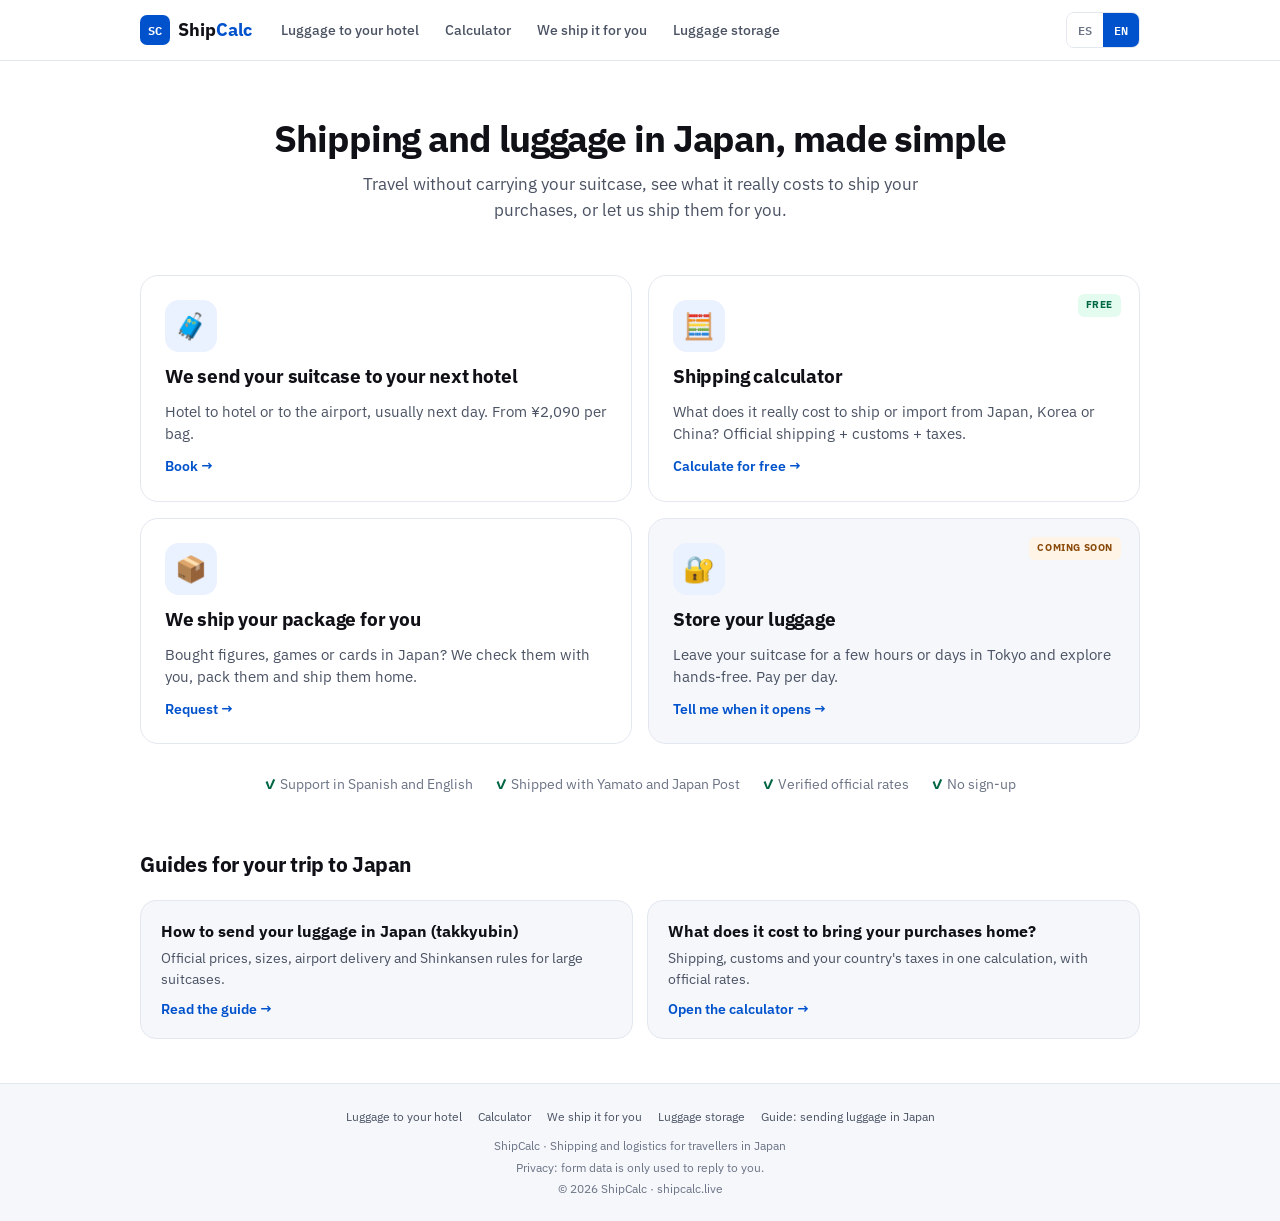
<file: index.html>
<!DOCTYPE html>
<html lang="es">
<head>
<meta charset="UTF-8">
<meta name="viewport" content="width=device-width, initial-scale=1.0">
<title>ShipCalc — Envíos y maletas en Japón, sin complicaciones</title>
<meta name="description" content="Envía tu maleta a tu próximo hotel en Japón, calcula gratis el coste de enviar o importar desde Japón, Corea o China, y deja que enviemos tus compras por ti. En español.">
<meta name="robots" content="index, follow, max-image-preview:large">
<link rel="apple-touch-icon" href="logo.png">
<link rel="canonical" href="https://shipcalc.live/">
<meta name="theme-color" content="#0052cc">
<link rel="icon" href="data:image/svg+xml,%3Csvg xmlns='http://www.w3.org/2000/svg' viewBox='0 0 64 64'%3E%3Crect width='64' height='64' rx='14' fill='%230052cc'/%3E%3Ctext x='32' y='42' font-family='monospace' font-size='26' font-weight='700' fill='white' text-anchor='middle'%3ESC%3C/text%3E%3C/svg%3E">
<meta property="og:type" content="website">
<meta property="og:url" content="https://shipcalc.live/">
<meta property="og:title" content="ShipCalc — Envíos y maletas en Japón, sin complicaciones">
<meta property="og:description" content="Maletas a tu hotel · Calculadora de envíos gratis · Enviamos tus compras por ti. En español.">
<meta property="og:image" content="https://shipcalc.live/og-image.png">
<meta property="og:image:width" content="1200"><meta property="og:image:height" content="630">
<meta property="og:locale" content="es_ES"><meta property="og:locale:alternate" content="en_US">
<meta property="og:site_name" content="ShipCalc">
<meta name="twitter:card" content="summary_large_image"><meta name="twitter:site" content="@japangemu">
<meta name="twitter:image" content="https://shipcalc.live/og-image.png">
<link rel="preconnect" href="https://fonts.googleapis.com"><link rel="preconnect" href="https://fonts.gstatic.com" crossorigin>
<link href="https://fonts.googleapis.com/css2?family=IBM+Plex+Sans:wght@400;500;600;700&family=IBM+Plex+Mono:wght@600;700&display=swap" rel="stylesheet">
<link rel="stylesheet" href="data/sitio.css">
</head>
<body>
<header class="top"><div class="wrap">
  <a class="logo" href="index.html"><div class="logo-box">SC</div><span class="lt">Ship<span>Calc</span></span></a>
  <nav class="nav" aria-label="Servicios" data-ia="nav-aria">
    <a href="maletas.html" data-i="nav-bags"></a><a href="calculadora.html" data-i="nav-calc"></a><a href="envio.html" data-i="nav-ship"></a><a href="consigna.html" data-i="nav-store"></a>
  </nav>
  <div class="lang"><a href="index.html" data-lang="es" hreflang="es">ES</a><a href="en/index.html" data-lang="en" hreflang="en">EN</a></div>
</div></header>

<main class="wrap">
  <section class="hero">
    <h1 data-i="h-title"></h1>
    <p data-i="h-sub"></p>
  </section>

  <section class="cards" aria-label="Servicios">
    <a class="svc" href="maletas.html">
      <div class="svc-icon" aria-hidden="true">🧳</div>
      <h2 data-i="c-bags-t"></h2><p data-i="c-bags-d"></p><span class="go" data-i="c-bags-go"></span>
    </a>
    <a class="svc" href="calculadora.html">
      <span class="tag free" data-i="free"></span>
      <div class="svc-icon" aria-hidden="true">🧮</div>
      <h2 data-i="c-calc-t"></h2><p data-i="c-calc-d"></p><span class="go" data-i="c-calc-go"></span>
    </a>
    <a class="svc" href="envio.html">
      <div class="svc-icon" aria-hidden="true">📦</div>
      <h2 data-i="c-ship-t"></h2><p data-i="c-ship-d"></p><span class="go" data-i="c-ship-go"></span>
    </a>
    <a class="svc soon" href="consigna.html">
      <span class="tag soon" data-i="soon"></span>
      <div class="svc-icon" aria-hidden="true">🔐</div>
      <h2 data-i="c-store-t"></h2><p data-i="c-store-d"></p><span class="go" data-i="c-store-go"></span>
    </a>
  </section>

  <div class="trust"><span data-i="tr1"></span><span data-i="tr2"></span><span data-i="tr3"></span><span data-i="tr4"></span></div>

  <section aria-labelledby="g-title">
    <h2 class="h2c" id="g-title" data-i="g-title"></h2>
    <div class="guides">
      <a class="guide" href="guia-enviar-maletas-japon.html"><b data-i="g1-t"></b><p data-i="g1-d"></p><span data-i="g-read"></span></a>
      <a class="guide" href="calculadora.html"><b data-i="g2-t"></b><p data-i="g2-d"></p><span data-i="g2-go"></span></a>
    </div>
  </section>
</main>

<footer><div class="wrap">
  <nav class="flinks" aria-label="ShipCalc"><a href="maletas.html" data-i="nav-bags"></a><a href="calculadora.html" data-i="nav-calc"></a><a href="envio.html" data-i="nav-ship"></a><a href="consigna.html" data-i="nav-store"></a><a href="guia-enviar-maletas-japon.html" data-i="fl-guide"></a></nav>
  <div data-i="footer"></div><div data-i="privacy"></div><div>© <span id="year">2026</span> ShipCalc · shipcalc.live</div>
</div></footer>
<script src="data/maletas.js"></script>
<script src="data/sitio.js"></script>
</body>
</html>
</file>
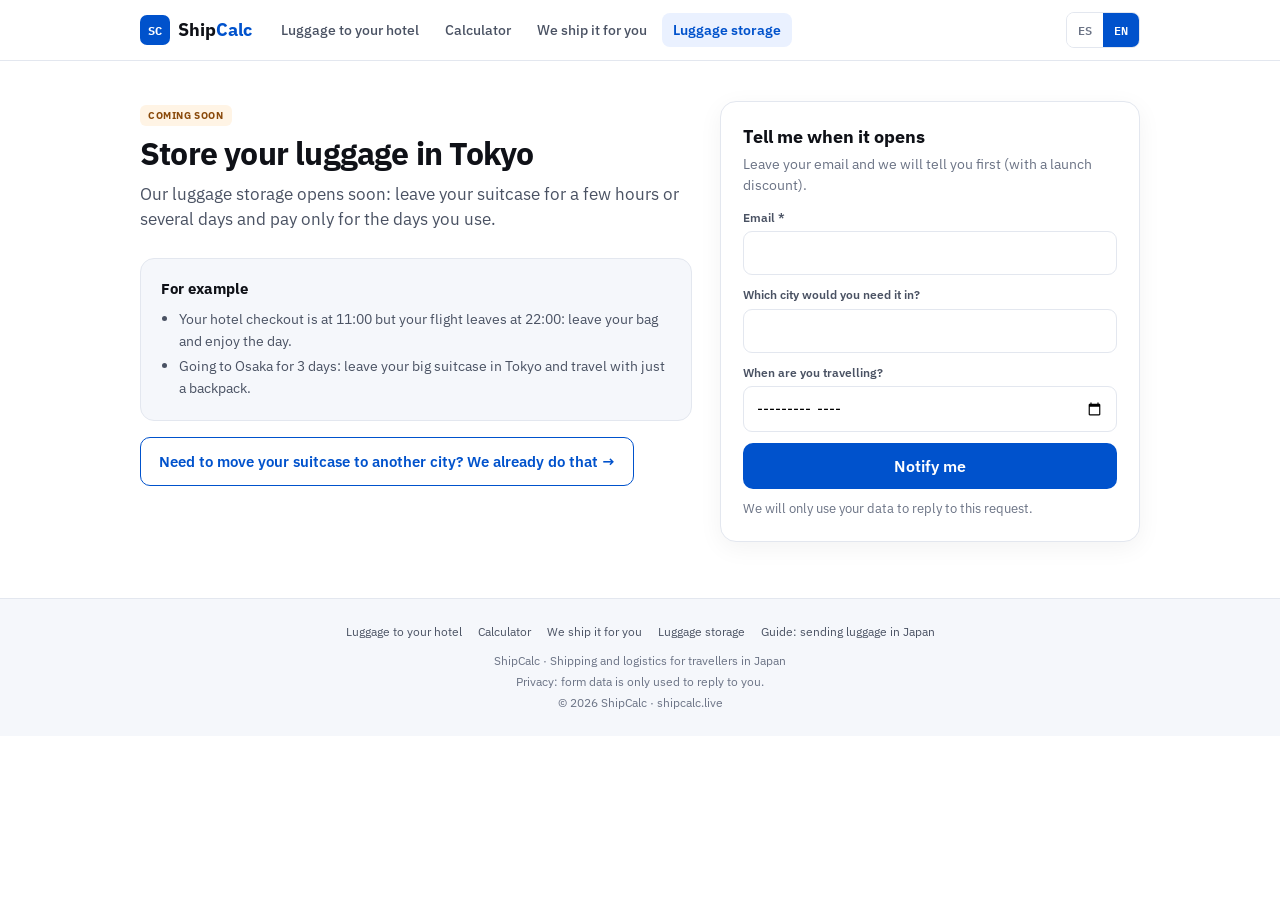
<file: consigna.html>
<!DOCTYPE html>
<html lang="es">
<head>
<meta charset="UTF-8">
<meta name="viewport" content="width=device-width, initial-scale=1.0">
<title>Guarda tu maleta en Tokio (próximamente) — ShipCalc</title>
<meta name="description" content="Muy pronto: consigna de maletas en Tokio por horas o días. Apúntate y te avisamos primero.">
<meta name="robots" content="index, follow, max-image-preview:large">
<link rel="apple-touch-icon" href="logo.png">
<link rel="canonical" href="https://shipcalc.live/consigna.html">
<meta name="theme-color" content="#0052cc">
<link rel="icon" href="data:image/svg+xml,%3Csvg xmlns='http://www.w3.org/2000/svg' viewBox='0 0 64 64'%3E%3Crect width='64' height='64' rx='14' fill='%230052cc'/%3E%3Ctext x='32' y='42' font-family='monospace' font-size='26' font-weight='700' fill='white' text-anchor='middle'%3ESC%3C/text%3E%3C/svg%3E">
<meta property="og:type" content="website"><meta property="og:url" content="https://shipcalc.live/consigna.html">
<meta property="og:title" content="Guarda tu maleta en Tokio — ShipCalc">
<meta property="og:image" content="https://shipcalc.live/og-image.png">
<meta name="twitter:card" content="summary_large_image"><meta name="twitter:image" content="https://shipcalc.live/og-image.png">
<link rel="preconnect" href="https://fonts.googleapis.com"><link rel="preconnect" href="https://fonts.gstatic.com" crossorigin>
<link href="https://fonts.googleapis.com/css2?family=IBM+Plex+Sans:wght@400;500;600;700&family=IBM+Plex+Mono:wght@600;700&display=swap" rel="stylesheet">
<link rel="stylesheet" href="data/sitio.css">
</head>
<body>
<header class="top"><div class="wrap">
  <a class="logo" href="index.html"><div class="logo-box">SC</div><span class="lt">Ship<span>Calc</span></span></a>
  <nav class="nav" aria-label="Servicios" data-ia="nav-aria">
    <a href="maletas.html" data-i="nav-bags"></a><a href="calculadora.html" data-i="nav-calc"></a><a href="envio.html" data-i="nav-ship"></a><a href="consigna.html" class="on" aria-current="page" data-i="nav-store"></a>
  </nav>
  <div class="lang"><a href="consigna.html" data-lang="es" hreflang="es">ES</a><a href="en/consigna.html" data-lang="en" hreflang="en">EN</a></div>
</div></header>

<main class="wrap page">
  <div class="grid2">
    <div>
      <p style="margin-bottom:10px"><span class="tag soon" style="position:static" data-i="soon"></span></p>
      <h1 data-i="st-title"></h1>
      <p class="lead" data-i="st-lead"></p>
      <div class="box">
        <h3 data-i="st-ex"></h3>
        <ul><li data-i="st-e1"></li><li data-i="st-e2"></li></ul>
      </div>
      <p><a class="cta ghost" href="maletas.html" data-i="st-alt"></a></p>
    </div>
    <div>
      <form class="form" name="shipcalc-consigna" method="POST" data-netlify="true" netlify-honeypot="bot-field" data-ok="store-ok">
        <input type="hidden" name="form-name" value="shipcalc-consigna">
        <p class="sr-only"><label>No rellenar: <input name="bot-field" tabindex="-1" autocomplete="off"></label></p>
        <h2 data-i="st-f-title"></h2>
        <p class="sub" data-i="st-f-sub"></p>
        <div class="f"><label for="st-email" data-i="f-email"></label><input id="st-email" type="email" name="email" required maxlength="160" autocomplete="email"></div>
        <div class="f"><label for="st-city" data-i="st-city"></label><input id="st-city" name="ciudad" maxlength="80"></div>
        <div class="f"><label for="st-when" data-i="st-when"></label><input id="st-when" type="month" name="fecha_viaje"></div>
        <button class="submit" type="submit" data-i="f-wait"></button>
        <div class="msg"></div>
        <p class="note" style="margin-top:10px" data-i="f-privacy"></p>
      </form>
      <div class="ok form" id="store-ok"><span class="big">✓</span><h2 data-i="f-ok"></h2><p class="note" data-i="f-ok-sub"></p></div>
    </div>
  </div>
</main>

<footer><div class="wrap">
  <nav class="flinks" aria-label="ShipCalc"><a href="maletas.html" data-i="nav-bags"></a><a href="calculadora.html" data-i="nav-calc"></a><a href="envio.html" data-i="nav-ship"></a><a href="consigna.html" data-i="nav-store"></a><a href="guia-enviar-maletas-japon.html" data-i="fl-guide"></a></nav>
  <div data-i="footer"></div><div data-i="privacy"></div><div>© <span id="year">2026</span> ShipCalc · shipcalc.live</div>
</div></footer>
<script src="data/sitio.js"></script>
</body>
</html>
</file>
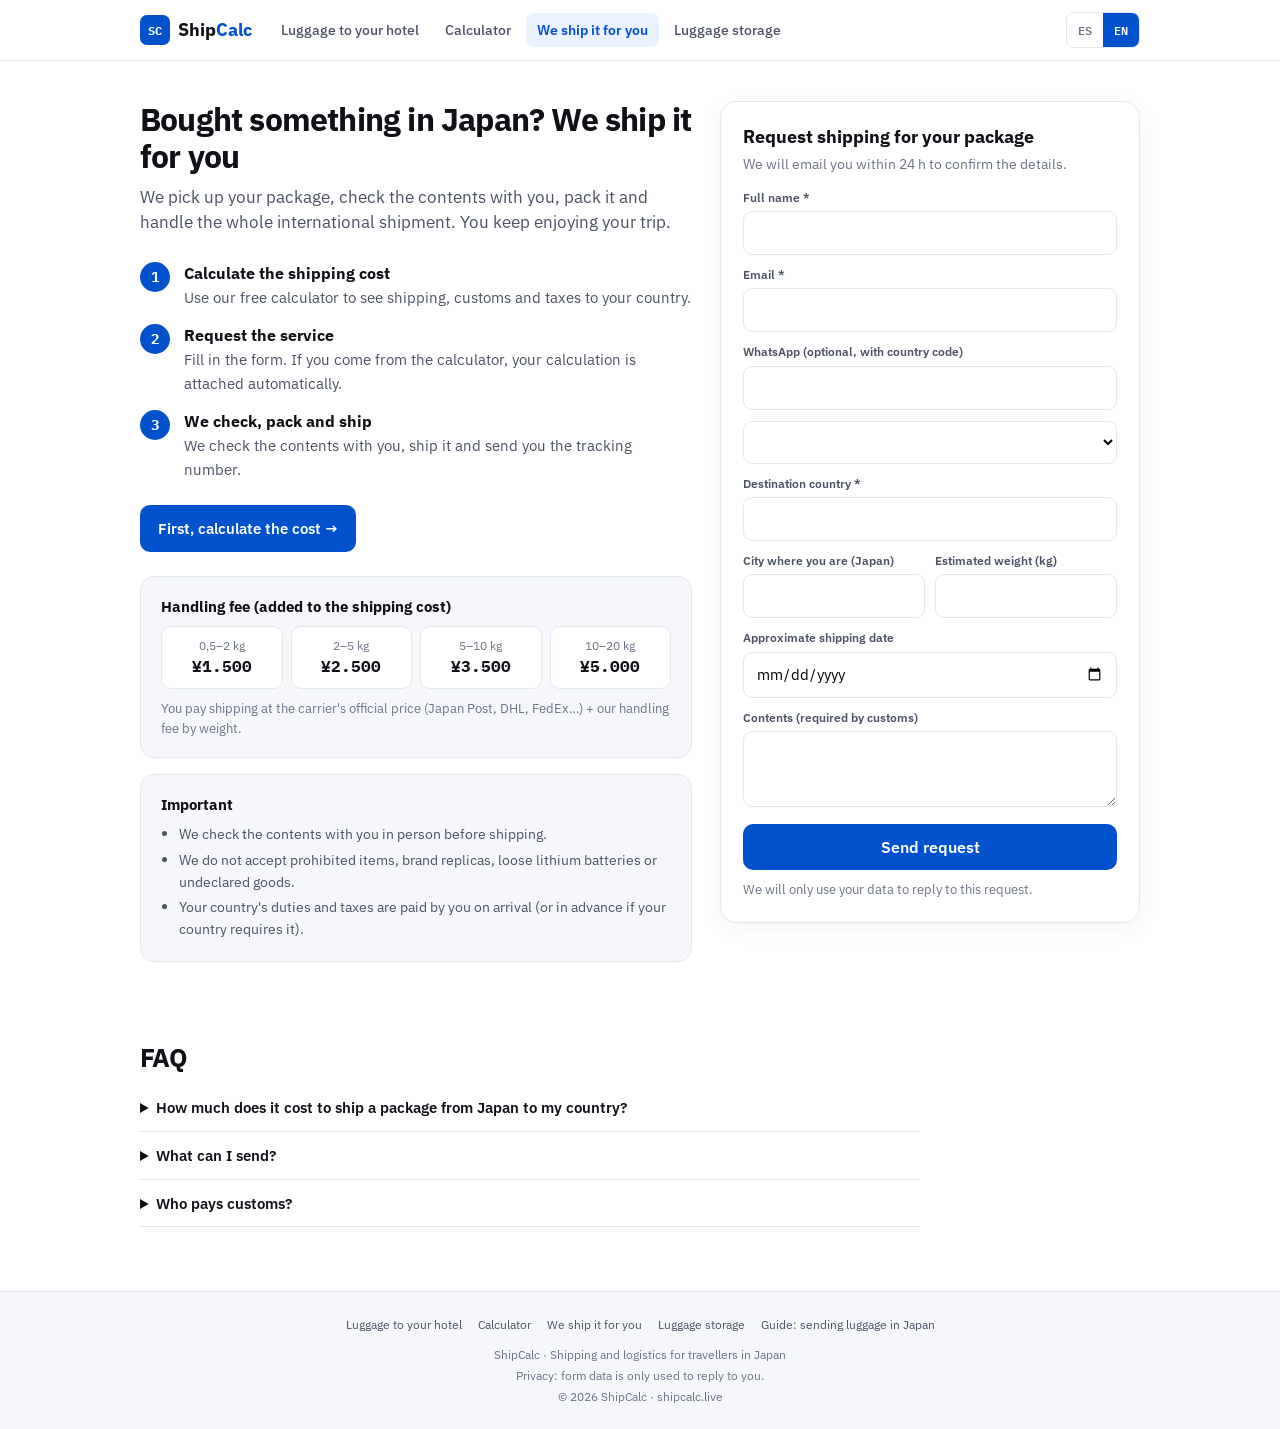
<file: envio.html>
<!DOCTYPE html>
<html lang="es">
<head>
<meta charset="UTF-8">
<meta name="viewport" content="width=device-width, initial-scale=1.0">
<title>Enviamos tus compras de Japón a tu país — ShipCalc</title>
<meta name="description" content="¿Compraste figuras, videojuegos o cartas en Japón? Recogemos tu paquete, lo revisamos contigo, lo embalamos y lo enviamos a tu país. Calcula antes el coste gratis.">
<meta name="robots" content="index, follow, max-image-preview:large">
<link rel="apple-touch-icon" href="logo.png">
<link rel="canonical" href="https://shipcalc.live/envio.html">
<meta name="theme-color" content="#0052cc">
<link rel="icon" href="data:image/svg+xml,%3Csvg xmlns='http://www.w3.org/2000/svg' viewBox='0 0 64 64'%3E%3Crect width='64' height='64' rx='14' fill='%230052cc'/%3E%3Ctext x='32' y='42' font-family='monospace' font-size='26' font-weight='700' fill='white' text-anchor='middle'%3ESC%3C/text%3E%3C/svg%3E">
<meta property="og:type" content="website"><meta property="og:url" content="https://shipcalc.live/envio.html">
<meta property="og:title" content="¿Compraste en Japón? Lo enviamos por ti — ShipCalc">
<meta property="og:description" content="Revisamos tu paquete contigo, lo embalamos y lo enviamos a tu país.">
<meta property="og:image" content="https://shipcalc.live/og-image.png">
<meta name="twitter:card" content="summary_large_image"><meta name="twitter:image" content="https://shipcalc.live/og-image.png">
<link rel="preconnect" href="https://fonts.googleapis.com"><link rel="preconnect" href="https://fonts.gstatic.com" crossorigin>
<link href="https://fonts.googleapis.com/css2?family=IBM+Plex+Sans:wght@400;500;600;700&family=IBM+Plex+Mono:wght@600;700&display=swap" rel="stylesheet">
<link rel="stylesheet" href="data/sitio.css">
</head>
<body>
<header class="top"><div class="wrap">
  <a class="logo" href="index.html"><div class="logo-box">SC</div><span class="lt">Ship<span>Calc</span></span></a>
  <nav class="nav" aria-label="Servicios" data-ia="nav-aria">
    <a href="maletas.html" data-i="nav-bags"></a><a href="calculadora.html" data-i="nav-calc"></a><a href="envio.html" class="on" aria-current="page" data-i="nav-ship"></a><a href="consigna.html" data-i="nav-store"></a>
  </nav>
  <div class="lang"><a href="envio.html" data-lang="es" hreflang="es">ES</a><a href="en/envio.html" data-lang="en" hreflang="en">EN</a></div>
</div></header>

<main class="wrap page">
  <div class="grid2">
    <div>
      <h1 data-i="s-title"></h1>
      <p class="lead" data-i="s-lead"></p>
      <ol class="steps">
        <li><div><b data-i="s-s1"></b><span data-i="s-s1d"></span></div></li>
        <li><div><b data-i="s-s2"></b><span data-i="s-s2d"></span></div></li>
        <li><div><b data-i="s-s3"></b><span data-i="s-s3d"></span></div></li>
      </ol>
      <p style="margin-bottom:24px"><a class="cta" href="calculadora.html" data-i="s-calc"></a></p>
      <div class="box">
        <h3 data-i="s-fee"></h3>
        <div class="prices">
          <div class="price"><small>0,5–2 kg</small><b>¥1.500</b></div>
          <div class="price"><small>2–5 kg</small><b>¥2.500</b></div>
          <div class="price"><small>5–10 kg</small><b>¥3.500</b></div>
          <div class="price"><small>10–20 kg</small><b>¥5.000</b></div>
        </div>
        <p class="note" style="margin-top:10px" data-i="s-fee-n"></p>
      </div>
      <div class="box">
        <h3 data-i="s-rules"></h3>
        <ul><li data-i="s-r1"></li><li data-i="s-r2"></li><li data-i="s-r3"></li></ul>
      </div>
    </div>

    <div>
      <form class="form" name="shipcalc-shipping" method="POST" data-netlify="true" netlify-honeypot="bot-field" data-ok="ship-ok">
        <input type="hidden" name="form-name" value="shipcalc-shipping">
        <p class="sr-only"><label>No rellenar: <input name="bot-field" tabindex="-1" autocomplete="off"></label></p>
        <input type="hidden" name="calculo" id="calc-hidden" value="">
        <h2 data-i="s-f-title"></h2>
        <p class="sub" data-i="s-f-sub"></p>
        <div class="box" id="calc-box" style="display:none;padding:10px 12px;margin-bottom:12px"><p class="note"><b data-i="s-calc-att"></b></p><p class="note" id="calc-text" style="white-space:pre-line"></p></div>
        <div class="f"><label for="s-name" data-i="f-name"></label><input id="s-name" name="name" required maxlength="120" autocomplete="name"></div>
        <div class="f"><label for="s-email" data-i="f-email"></label><input id="s-email" type="email" name="email" required maxlength="160" autocomplete="email"></div>
        <div class="f"><label for="s-wa" data-i="f-wa"></label><input id="s-wa" type="tel" name="whatsapp" maxlength="30" autocomplete="tel"></div>
        <div class="f"><label for="s-what-in" data-i="s-what"></label><select id="s-what-in" name="tipo_envio" required><option value="compras" data-i="s-w-compras"></option><option value="maleta" data-i="s-w-maleta"></option><option value="ambos" data-i="s-w-ambos"></option></select><p class="note" style="margin-top:4px" data-i="s-w-n"></p></div>
        <div class="f"><label for="s-dest-in" data-i="s-dest"></label><input id="s-dest-in" name="destination" required maxlength="80"></div>
        <div class="row2">
          <div class="f"><label for="s-city" data-i="s-city"></label><input id="s-city" name="city" maxlength="80"></div>
          <div class="f"><label for="s-w-in" data-i="s-w"></label><input id="s-w-in" type="number" name="weight_kg" min="0.1" max="100" step="0.1" inputmode="decimal"></div>
        </div>
        <div class="f"><label for="s-date" data-i="s-date"></label><input id="s-date" type="date" name="date"></div>
        <div class="f"><label for="s-notes" data-i="s-notes"></label><textarea id="s-notes" name="contents" maxlength="1500"></textarea></div>
        <button class="submit" type="submit" data-i="f-send"></button>
        <div class="msg"></div>
        <p class="note" style="margin-top:10px" data-i="f-privacy"></p>
      </form>
      <div class="ok form" id="ship-ok"><span class="big">✓</span><h2 data-i="f-ok"></h2><p class="note" data-i="f-ok-sub"></p></div>
    </div>
  </div>
  <section class="sec faq" id="faq" style="max-width:780px">
    <h2 data-i="faq"></h2>
    <details><summary data-i="sq1"></summary><p data-i="sa1"></p></details>
    <details><summary data-i="sq2"></summary><p data-i="sa2"></p></details>
    <details><summary data-i="sq3"></summary><p data-i="sa3"></p></details>
  </section>
</main>

<footer><div class="wrap">
  <nav class="flinks" aria-label="ShipCalc"><a href="maletas.html" data-i="nav-bags"></a><a href="calculadora.html" data-i="nav-calc"></a><a href="envio.html" data-i="nav-ship"></a><a href="consigna.html" data-i="nav-store"></a><a href="guia-enviar-maletas-japon.html" data-i="fl-guide"></a></nav>
  <div data-i="footer"></div><div data-i="privacy"></div><div>© <span id="year">2026</span> ShipCalc · shipcalc.live</div>
</div></footer>
<script src="data/sitio.js"></script>
</body>
</html>
</file>
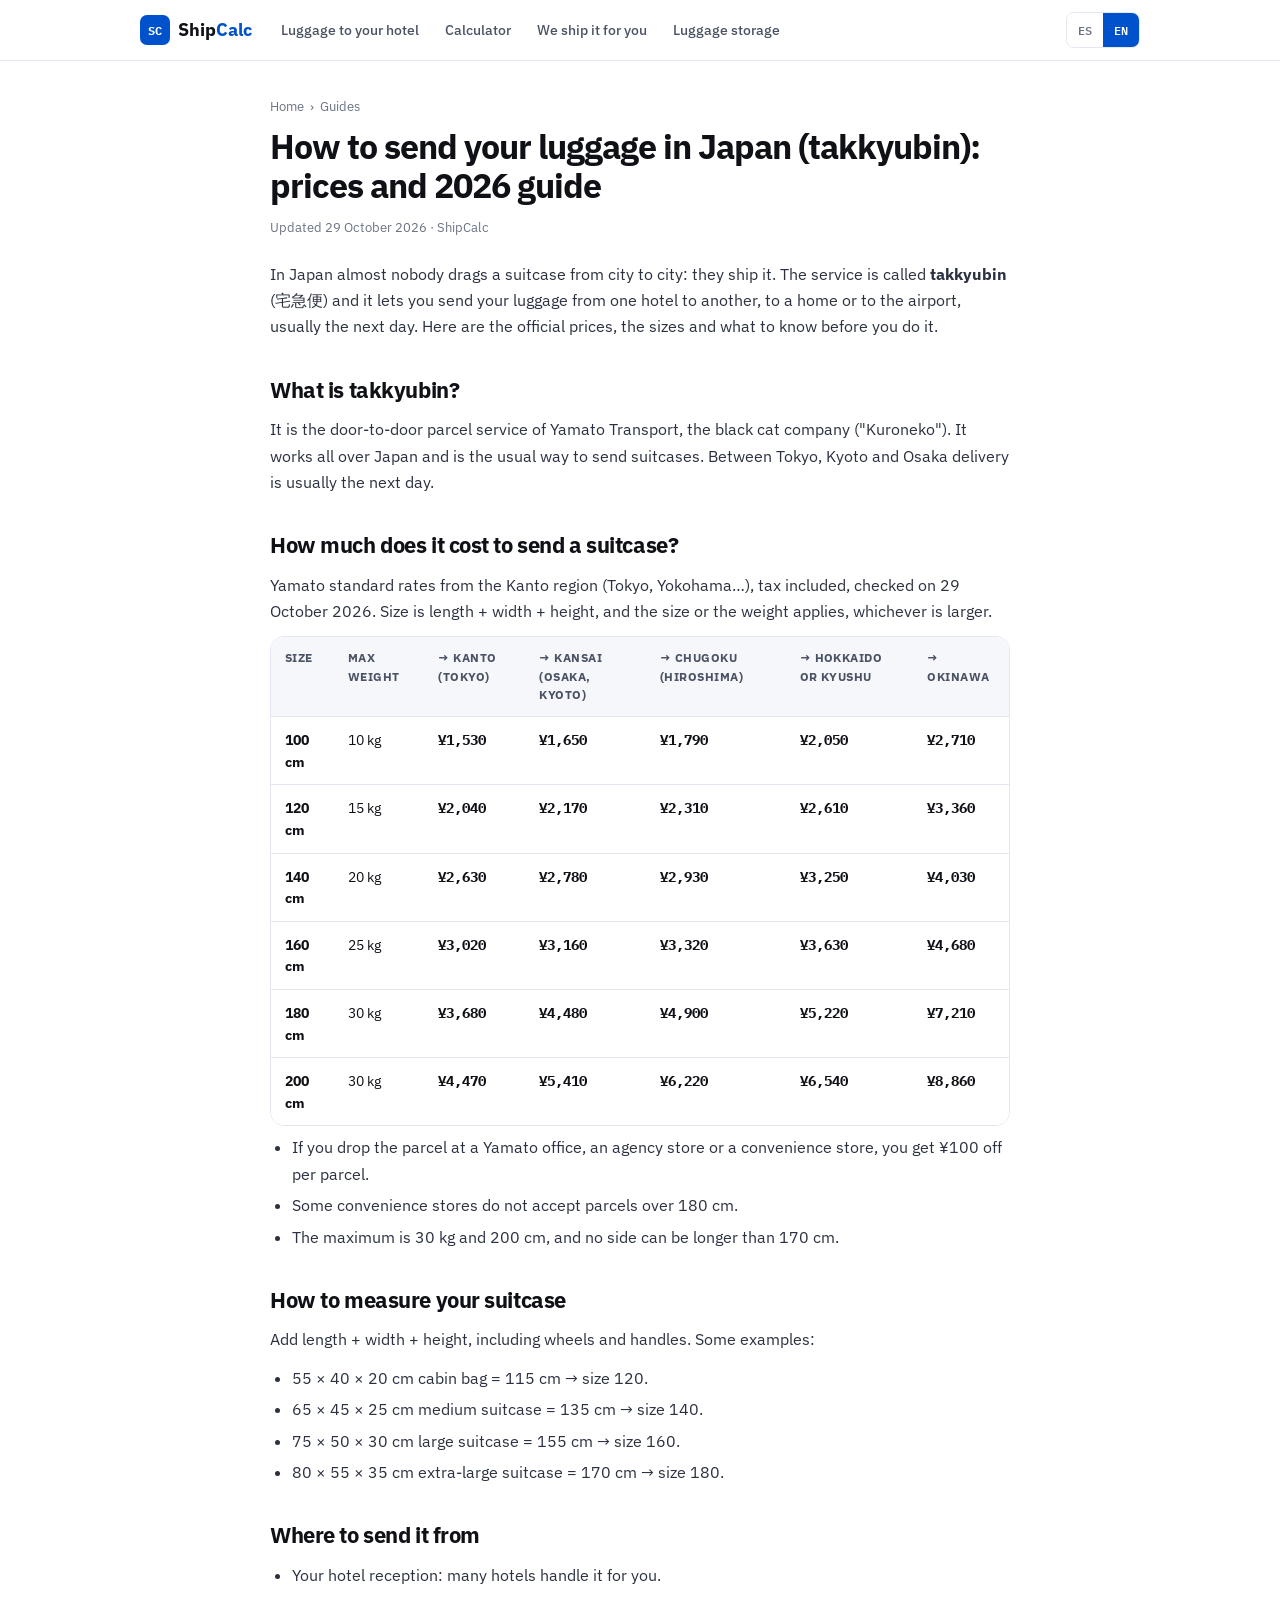
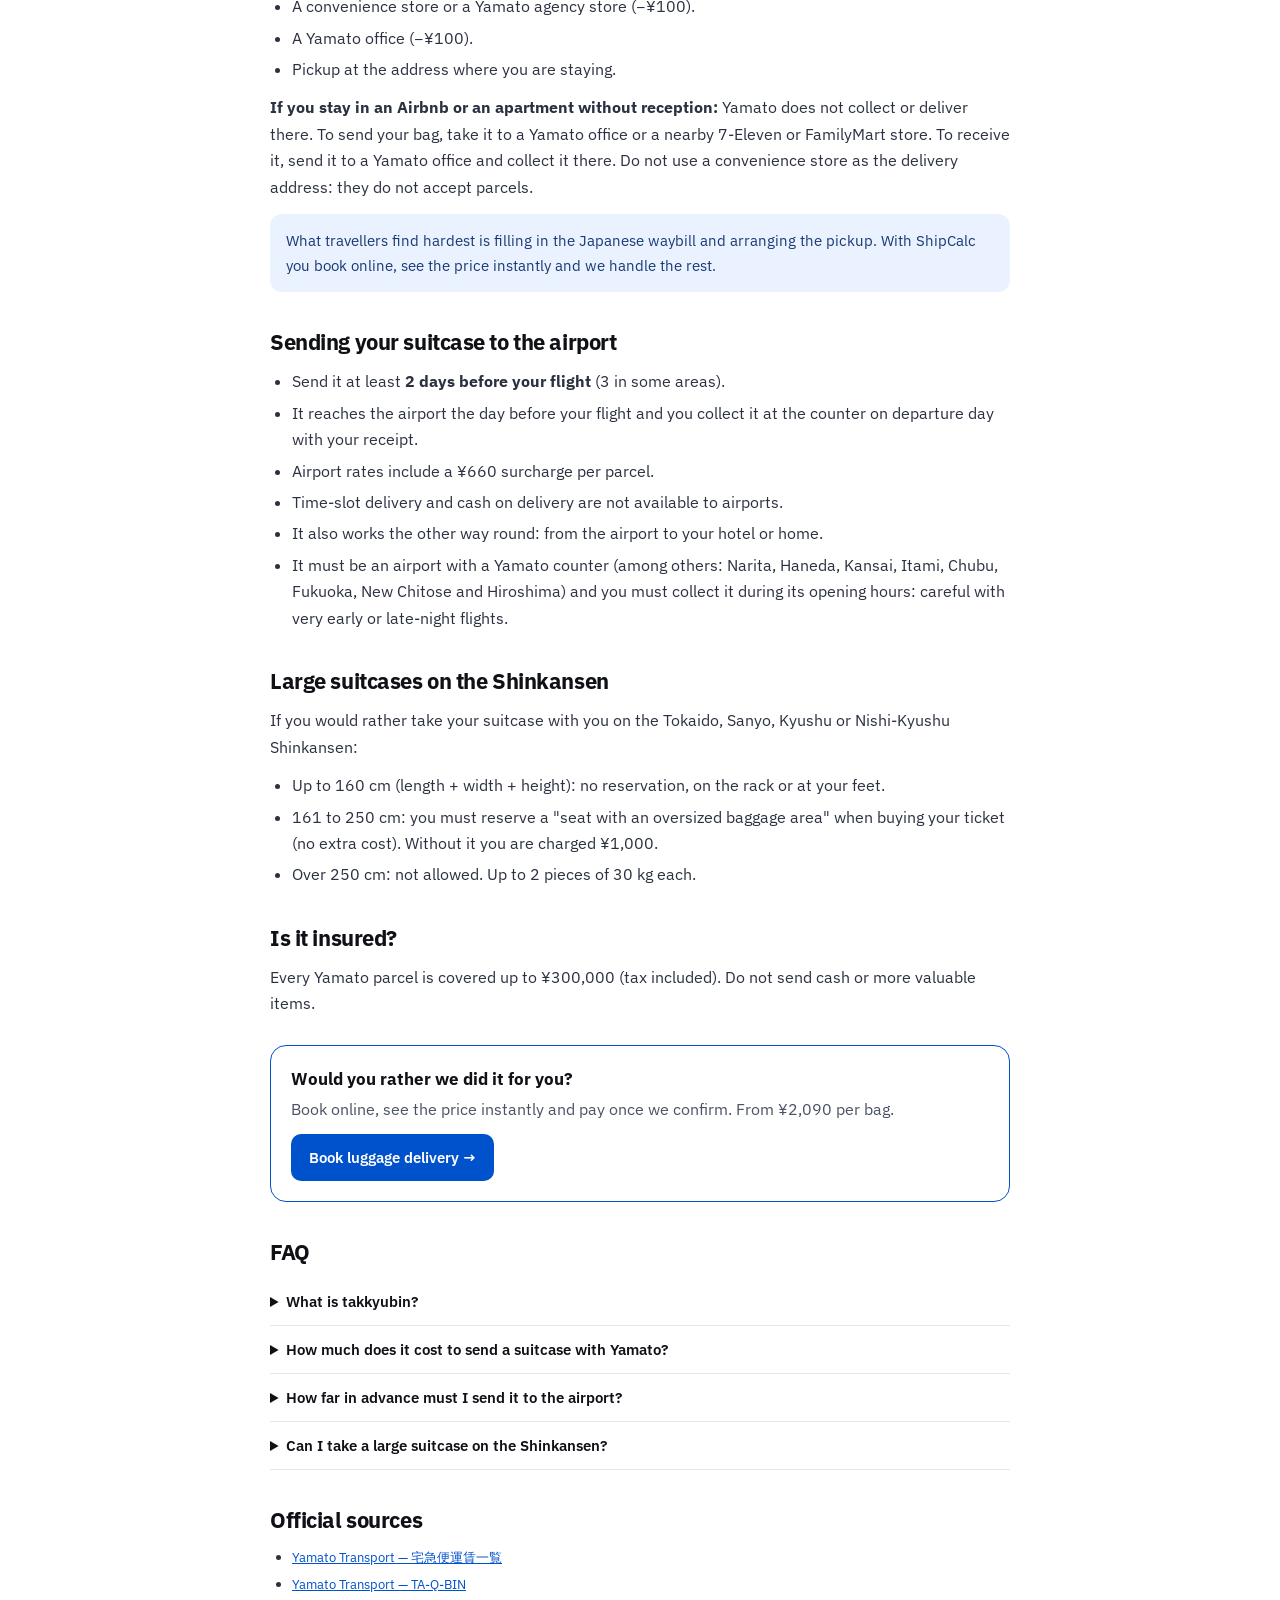
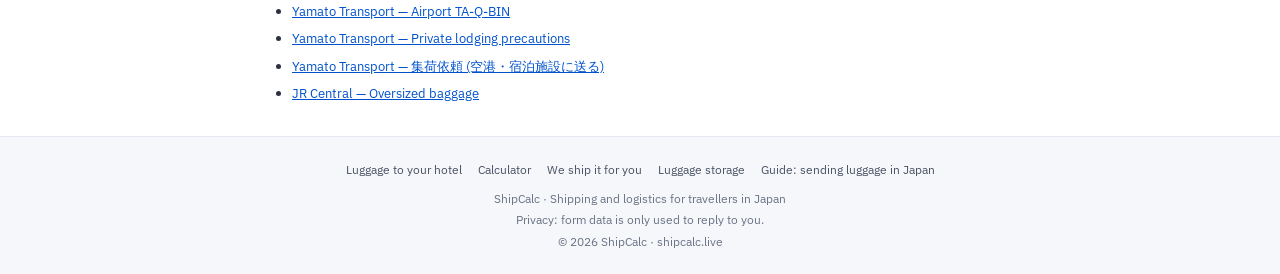
<file: guia-enviar-maletas-japon.html>
<!DOCTYPE html>
<html lang="es">
<head>
<meta charset="UTF-8">
<meta name="viewport" content="width=device-width, initial-scale=1.0">
<title>Cómo enviar tu maleta en Japón (takkyubin): precios y guía 2026 — ShipCalc</title>
<meta name="description" content="Guía para enviar maletas en Japón con takkyubin: precios oficiales de Yamato por tamaño, cómo medir tu maleta, envío al aeropuerto y normas del Shinkansen para equipaje grande.">
<meta name="robots" content="index, follow, max-image-preview:large">
<link rel="canonical" href="https://shipcalc.live/guia-enviar-maletas-japon.html">
<meta name="theme-color" content="#0052cc">
<link rel="icon" href="data:image/svg+xml,%3Csvg xmlns='http://www.w3.org/2000/svg' viewBox='0 0 64 64'%3E%3Crect width='64' height='64' rx='14' fill='%230052cc'/%3E%3Ctext x='32' y='42' font-family='monospace' font-size='26' font-weight='700' fill='white' text-anchor='middle'%3ESC%3C/text%3E%3C/svg%3E">
<link rel="apple-touch-icon" href="logo.png">
<meta property="og:type" content="article"><meta property="og:url" content="https://shipcalc.live/guia-enviar-maletas-japon.html">
<meta property="og:title" content="Cómo enviar tu maleta en Japón (takkyubin) — ShipCalc">
<meta property="og:description" content="Precios oficiales, tamaños, envío al aeropuerto y normas del Shinkansen.">
<meta property="og:image" content="https://shipcalc.live/og-image.png">
<meta property="og:site_name" content="ShipCalc">
<meta name="twitter:card" content="summary_large_image"><meta name="twitter:image" content="https://shipcalc.live/og-image.png">
<link rel="preconnect" href="https://fonts.googleapis.com"><link rel="preconnect" href="https://fonts.gstatic.com" crossorigin>
<link href="https://fonts.googleapis.com/css2?family=IBM+Plex+Sans:wght@400;500;600;700&family=IBM+Plex+Mono:wght@600;700&display=swap" rel="stylesheet">
<link rel="stylesheet" href="data/sitio.css">
</head>
<body>
<header class="top"><div class="wrap">
  <a class="logo" href="index.html"><div class="logo-box">SC</div><span class="lt">Ship<span>Calc</span></span></a>
  <nav class="nav" aria-label="Servicios" data-ia="nav-aria">
    <a href="maletas.html" data-i="nav-bags"></a><a href="calculadora.html" data-i="nav-calc"></a><a href="envio.html" data-i="nav-ship"></a><a href="consigna.html" data-i="nav-store"></a>
  </nav>
  <div class="lang"><a href="guia-enviar-maletas-japon.html" data-lang="es" hreflang="es">ES</a><a href="en/guia-enviar-maletas-japon.html" data-lang="en" hreflang="en">EN</a></div>
</div></header>

<main>
  <article class="art">
    <nav class="crumbs" aria-label="Breadcrumb"><a href="index.html" data-i="home"></a><span aria-hidden="true">›</span><span data-i="bc-guides"></span></nav>
      <div data-lang-only="es">
        <h1>Cómo enviar tu maleta en Japón (takkyubin): precios y guía 2026</h1>
        <p class="meta">Actualizado el 29 de octubre de 2026 · ShipCalc</p>
        <p>En Japón casi nadie arrastra la maleta de una ciudad a otra: se envía. El servicio se llama <b>takkyubin</b> (宅急便) y permite mandar el equipaje de un hotel a otro, a una casa o al aeropuerto, normalmente al día siguiente. Aquí tienes los precios oficiales, los tamaños y lo que conviene saber antes de hacerlo.</p>

        <h2>Qué es el takkyubin</h2>
        <p>Es el envío de paquetes puerta a puerta de Yamato Transport, la empresa del gato negro («Kuroneko»). Funciona en todo Japón y es la forma habitual de enviar maletas. Entre Tokio, Kioto y Osaka la entrega suele ser al día siguiente.</p>

        <h2>Cuánto cuesta enviar una maleta</h2>
        <p>Tarifa general de Yamato con salida desde la región de Kanto (Tokio, Yokohama…), impuestos incluidos, consultada el 29 de octubre de 2026. El tamaño es la suma de largo + ancho + alto, y se aplica el tamaño o el peso, el que sea mayor.</p>
        <div class="tscroll"><table class="tb"><thead><tr><th>Tamaño</th><th>Peso máx.</th><th>→ Kanto (Tokio)</th><th>→ Kansai (Osaka, Kioto)</th><th>→ Chugoku (Hiroshima)</th><th>→ Hokkaido o Kyushu</th><th>→ Okinawa</th></tr></thead><tbody><tr><td><b>100 cm</b></td><td>10 kg</td><td class="num">¥1.530</td><td class="num">¥1.650</td><td class="num">¥1.790</td><td class="num">¥2.050</td><td class="num">¥2.710</td></tr><tr><td><b>120 cm</b></td><td>15 kg</td><td class="num">¥2.040</td><td class="num">¥2.170</td><td class="num">¥2.310</td><td class="num">¥2.610</td><td class="num">¥3.360</td></tr><tr><td><b>140 cm</b></td><td>20 kg</td><td class="num">¥2.630</td><td class="num">¥2.780</td><td class="num">¥2.930</td><td class="num">¥3.250</td><td class="num">¥4.030</td></tr><tr><td><b>160 cm</b></td><td>25 kg</td><td class="num">¥3.020</td><td class="num">¥3.160</td><td class="num">¥3.320</td><td class="num">¥3.630</td><td class="num">¥4.680</td></tr><tr><td><b>180 cm</b></td><td>30 kg</td><td class="num">¥3.680</td><td class="num">¥4.480</td><td class="num">¥4.900</td><td class="num">¥5.220</td><td class="num">¥7.210</td></tr><tr><td><b>200 cm</b></td><td>30 kg</td><td class="num">¥4.470</td><td class="num">¥5.410</td><td class="num">¥6.220</td><td class="num">¥6.540</td><td class="num">¥8.860</td></tr></tbody></table></div>
        <ul>
          <li>Si llevas tú el paquete a una oficina de Yamato, a una tienda colaboradora o a una tienda de conveniencia, te descuentan ¥100 por bulto.</li>
          <li>Algunas tiendas de conveniencia no aceptan paquetes de más de 180 cm.</li>
          <li>El máximo es 30 kg y 200 cm, y ningún lado puede medir más de 170 cm.</li>
        </ul>

        <h2>Cómo medir tu maleta</h2>
        <p>Suma largo + ancho + alto, con las ruedas y las asas. Algunos ejemplos:</p>
        <ul>
          <li>Maleta de cabina de 55 × 40 × 20 cm = 115 cm → tamaño 120.</li>
          <li>Maleta mediana de 65 × 45 × 25 cm = 135 cm → tamaño 140.</li>
          <li>Maleta grande de 75 × 50 × 30 cm = 155 cm → tamaño 160.</li>
          <li>Maleta muy grande de 80 × 55 × 35 cm = 170 cm → tamaño 180.</li>
        </ul>

        <h2>Dónde se envía</h2>
        <ul>
          <li>En la recepción de tu hotel: muchos hoteles lo gestionan por ti.</li>
          <li>En una tienda de conveniencia o una tienda colaboradora de Yamato (−¥100).</li>
          <li>En una oficina de Yamato (−¥100).</li>
          <li>Con recogida en la dirección donde estés.</li>
        </ul>
        <p><b>Si te alojas en un Airbnb o un apartamento sin recepción:</b> Yamato no recoge ni entrega allí. Para enviar la maleta, llévala a una oficina de Yamato o a una tienda 7-Eleven o FamilyMart cercana. Para recibirla, envíala a una oficina de Yamato y recógela allí. No pongas una tienda de conveniencia como dirección de entrega: no aceptan paquetes.</p>
        <p class="tip">Lo que más cuesta a los viajeros es rellenar el resguardo en japonés y coordinar la recogida. Con ShipCalc reservas en español, ves el precio al momento y nosotros nos encargamos del resto.</p>

        <h2>Enviar la maleta al aeropuerto</h2>
        <ul>
          <li>Envíala al menos <b>2 días antes del vuelo</b> (3 en algunas zonas).</li>
          <li>Llega al aeropuerto el día anterior al vuelo y la recoges en el mostrador el día de salida, con el resguardo.</li>
          <li>La tarifa al aeropuerto incluye un recargo de ¥660 por bulto.</li>
          <li>Al aeropuerto no se puede elegir franja horaria ni pagar contra reembolso.</li>
          <li>También se puede enviar al revés: del aeropuerto a tu hotel o tu casa.</li>
          <li>Tiene que ser un aeropuerto con mostrador de Yamato (entre otros: Narita, Haneda, Kansai, Itami, Chubu, Fukuoka, New Chitose e Hiroshima) y hay que recogerla dentro de su horario: ojo con los vuelos muy temprano o de madrugada.</li>
        </ul>

        <h2>Maletas grandes en el Shinkansen</h2>
        <p>Si prefieres llevar la maleta contigo en los Shinkansen Tokaido, Sanyo, Kyushu o Nishi-Kyushu:</p>
        <ul>
          <li>Hasta 160 cm (largo + ancho + alto): sin reserva, en el portaequipajes o a tus pies.</li>
          <li>De 161 a 250 cm: hay que reservar un «asiento con espacio para equipaje grande» al comprar el billete (no cuesta más). Si no lo reservas, te cobran ¥1.000.</li>
          <li>Más de 250 cm: no se permite. Como máximo, 2 bultos de hasta 30 kg cada uno.</li>
        </ul>

        <h2>¿Está asegurada?</h2>
        <p>Cada envío de Yamato está cubierto hasta ¥300.000 (impuestos incluidos). No envíes dinero ni objetos de más valor.</p>
      </div>
      <div data-lang-only="en" hidden>
        <h1>How to send your luggage in Japan (takkyubin): prices and 2026 guide</h1>
        <p class="meta">Updated 29 October 2026 · ShipCalc</p>
        <p>In Japan almost nobody drags a suitcase from city to city: they ship it. The service is called <b>takkyubin</b> (宅急便) and it lets you send your luggage from one hotel to another, to a home or to the airport, usually the next day. Here are the official prices, the sizes and what to know before you do it.</p>

        <h2>What is takkyubin?</h2>
        <p>It is the door-to-door parcel service of Yamato Transport, the black cat company ("Kuroneko"). It works all over Japan and is the usual way to send suitcases. Between Tokyo, Kyoto and Osaka delivery is usually the next day.</p>

        <h2>How much does it cost to send a suitcase?</h2>
        <p>Yamato standard rates from the Kanto region (Tokyo, Yokohama…), tax included, checked on 29 October 2026. Size is length + width + height, and the size or the weight applies, whichever is larger.</p>
        <div class="tscroll"><table class="tb"><thead><tr><th>Size</th><th>Max weight</th><th>→ Kanto (Tokyo)</th><th>→ Kansai (Osaka, Kyoto)</th><th>→ Chugoku (Hiroshima)</th><th>→ Hokkaido or Kyushu</th><th>→ Okinawa</th></tr></thead><tbody><tr><td><b>100 cm</b></td><td>10 kg</td><td class="num">¥1,530</td><td class="num">¥1,650</td><td class="num">¥1,790</td><td class="num">¥2,050</td><td class="num">¥2,710</td></tr><tr><td><b>120 cm</b></td><td>15 kg</td><td class="num">¥2,040</td><td class="num">¥2,170</td><td class="num">¥2,310</td><td class="num">¥2,610</td><td class="num">¥3,360</td></tr><tr><td><b>140 cm</b></td><td>20 kg</td><td class="num">¥2,630</td><td class="num">¥2,780</td><td class="num">¥2,930</td><td class="num">¥3,250</td><td class="num">¥4,030</td></tr><tr><td><b>160 cm</b></td><td>25 kg</td><td class="num">¥3,020</td><td class="num">¥3,160</td><td class="num">¥3,320</td><td class="num">¥3,630</td><td class="num">¥4,680</td></tr><tr><td><b>180 cm</b></td><td>30 kg</td><td class="num">¥3,680</td><td class="num">¥4,480</td><td class="num">¥4,900</td><td class="num">¥5,220</td><td class="num">¥7,210</td></tr><tr><td><b>200 cm</b></td><td>30 kg</td><td class="num">¥4,470</td><td class="num">¥5,410</td><td class="num">¥6,220</td><td class="num">¥6,540</td><td class="num">¥8,860</td></tr></tbody></table></div>
        <ul>
          <li>If you drop the parcel at a Yamato office, an agency store or a convenience store, you get ¥100 off per parcel.</li>
          <li>Some convenience stores do not accept parcels over 180 cm.</li>
          <li>The maximum is 30 kg and 200 cm, and no side can be longer than 170 cm.</li>
        </ul>

        <h2>How to measure your suitcase</h2>
        <p>Add length + width + height, including wheels and handles. Some examples:</p>
        <ul>
          <li>55 × 40 × 20 cm cabin bag = 115 cm → size 120.</li>
          <li>65 × 45 × 25 cm medium suitcase = 135 cm → size 140.</li>
          <li>75 × 50 × 30 cm large suitcase = 155 cm → size 160.</li>
          <li>80 × 55 × 35 cm extra-large suitcase = 170 cm → size 180.</li>
        </ul>

        <h2>Where to send it from</h2>
        <ul>
          <li>Your hotel reception: many hotels handle it for you.</li>
          <li>A convenience store or a Yamato agency store (−¥100).</li>
          <li>A Yamato office (−¥100).</li>
          <li>Pickup at the address where you are staying.</li>
        </ul>
        <p><b>If you stay in an Airbnb or an apartment without reception:</b> Yamato does not collect or deliver there. To send your bag, take it to a Yamato office or a nearby 7-Eleven or FamilyMart store. To receive it, send it to a Yamato office and collect it there. Do not use a convenience store as the delivery address: they do not accept parcels.</p>
        <p class="tip">What travellers find hardest is filling in the Japanese waybill and arranging the pickup. With ShipCalc you book online, see the price instantly and we handle the rest.</p>

        <h2>Sending your suitcase to the airport</h2>
        <ul>
          <li>Send it at least <b>2 days before your flight</b> (3 in some areas).</li>
          <li>It reaches the airport the day before your flight and you collect it at the counter on departure day with your receipt.</li>
          <li>Airport rates include a ¥660 surcharge per parcel.</li>
          <li>Time-slot delivery and cash on delivery are not available to airports.</li>
          <li>It also works the other way round: from the airport to your hotel or home.</li>
          <li>It must be an airport with a Yamato counter (among others: Narita, Haneda, Kansai, Itami, Chubu, Fukuoka, New Chitose and Hiroshima) and you must collect it during its opening hours: careful with very early or late-night flights.</li>
        </ul>

        <h2>Large suitcases on the Shinkansen</h2>
        <p>If you would rather take your suitcase with you on the Tokaido, Sanyo, Kyushu or Nishi-Kyushu Shinkansen:</p>
        <ul>
          <li>Up to 160 cm (length + width + height): no reservation, on the rack or at your feet.</li>
          <li>161 to 250 cm: you must reserve a "seat with an oversized baggage area" when buying your ticket (no extra cost). Without it you are charged ¥1,000.</li>
          <li>Over 250 cm: not allowed. Up to 2 pieces of 30 kg each.</li>
        </ul>

        <h2>Is it insured?</h2>
        <p>Every Yamato parcel is covered up to ¥300,000 (tax included). Do not send cash or more valuable items.</p>
      </div>

    <div class="art-cta"><b data-i="gd-cta-t"></b><p data-i="gd-cta-d"></p><a class="cta" href="maletas.html" data-i="gd-cta-b"></a></div>

    <section class="faq">
      <h2 data-i="faq"></h2>
      <details><summary data-i="gq1"></summary><p data-i="ga1"></p></details>
      <details><summary data-i="gq2"></summary><p data-i="ga2"></p></details>
      <details><summary data-i="gq3"></summary><p data-i="ga3"></p></details>
      <details><summary data-i="gq4"></summary><p data-i="ga4"></p></details>
    </section>

    <h2 data-i="src-h"></h2>
    <ul class="srcs">
          <li><a href="https://www.kuronekoyamato.co.jp/ytc/search/estimate/ichiran.html" rel="noopener" target="_blank">Yamato Transport — 宅急便運賃一覧</a></li>
          <li><a href="https://www.kuronekoyamato.co.jp/ytc/en/send/services/takkyubin/" rel="noopener" target="_blank">Yamato Transport — TA-Q-BIN</a></li>
          <li><a href="https://www.kuronekoyamato.co.jp/ytc/en/send/services/airport/" rel="noopener" target="_blank">Yamato Transport — Airport TA-Q-BIN</a></li>
          <li><a href="https://www.global-yamato.com/en/hands-free-travel/pdf/PAL_precautions.pdf" rel="noopener" target="_blank">Yamato Transport — Private lodging precautions</a></li>
          <li><a href="https://shuka.kuronekoyamato.co.jp/shuka_req/TopAction_doInit.action" rel="noopener" target="_blank">Yamato Transport — 集荷依頼 (空港・宿泊施設に送る)</a></li>
          <li><a href="https://global.jr-central.co.jp/en/info/oversized-baggage" rel="noopener" target="_blank">JR Central — Oversized baggage</a></li>
        </ul>
  </article>
</main>

<footer><div class="wrap">
  <nav class="flinks" aria-label="ShipCalc"><a href="maletas.html" data-i="nav-bags"></a><a href="calculadora.html" data-i="nav-calc"></a><a href="envio.html" data-i="nav-ship"></a><a href="consigna.html" data-i="nav-store"></a><a href="guia-enviar-maletas-japon.html" data-i="fl-guide"></a></nav>
  <div data-i="footer"></div><div data-i="privacy"></div><div>© <span id="year">2026</span> ShipCalc · shipcalc.live</div>
</div></footer>
<script src="data/maletas.js"></script>
<script src="data/sitio.js"></script>
</body>
</html>
</file>
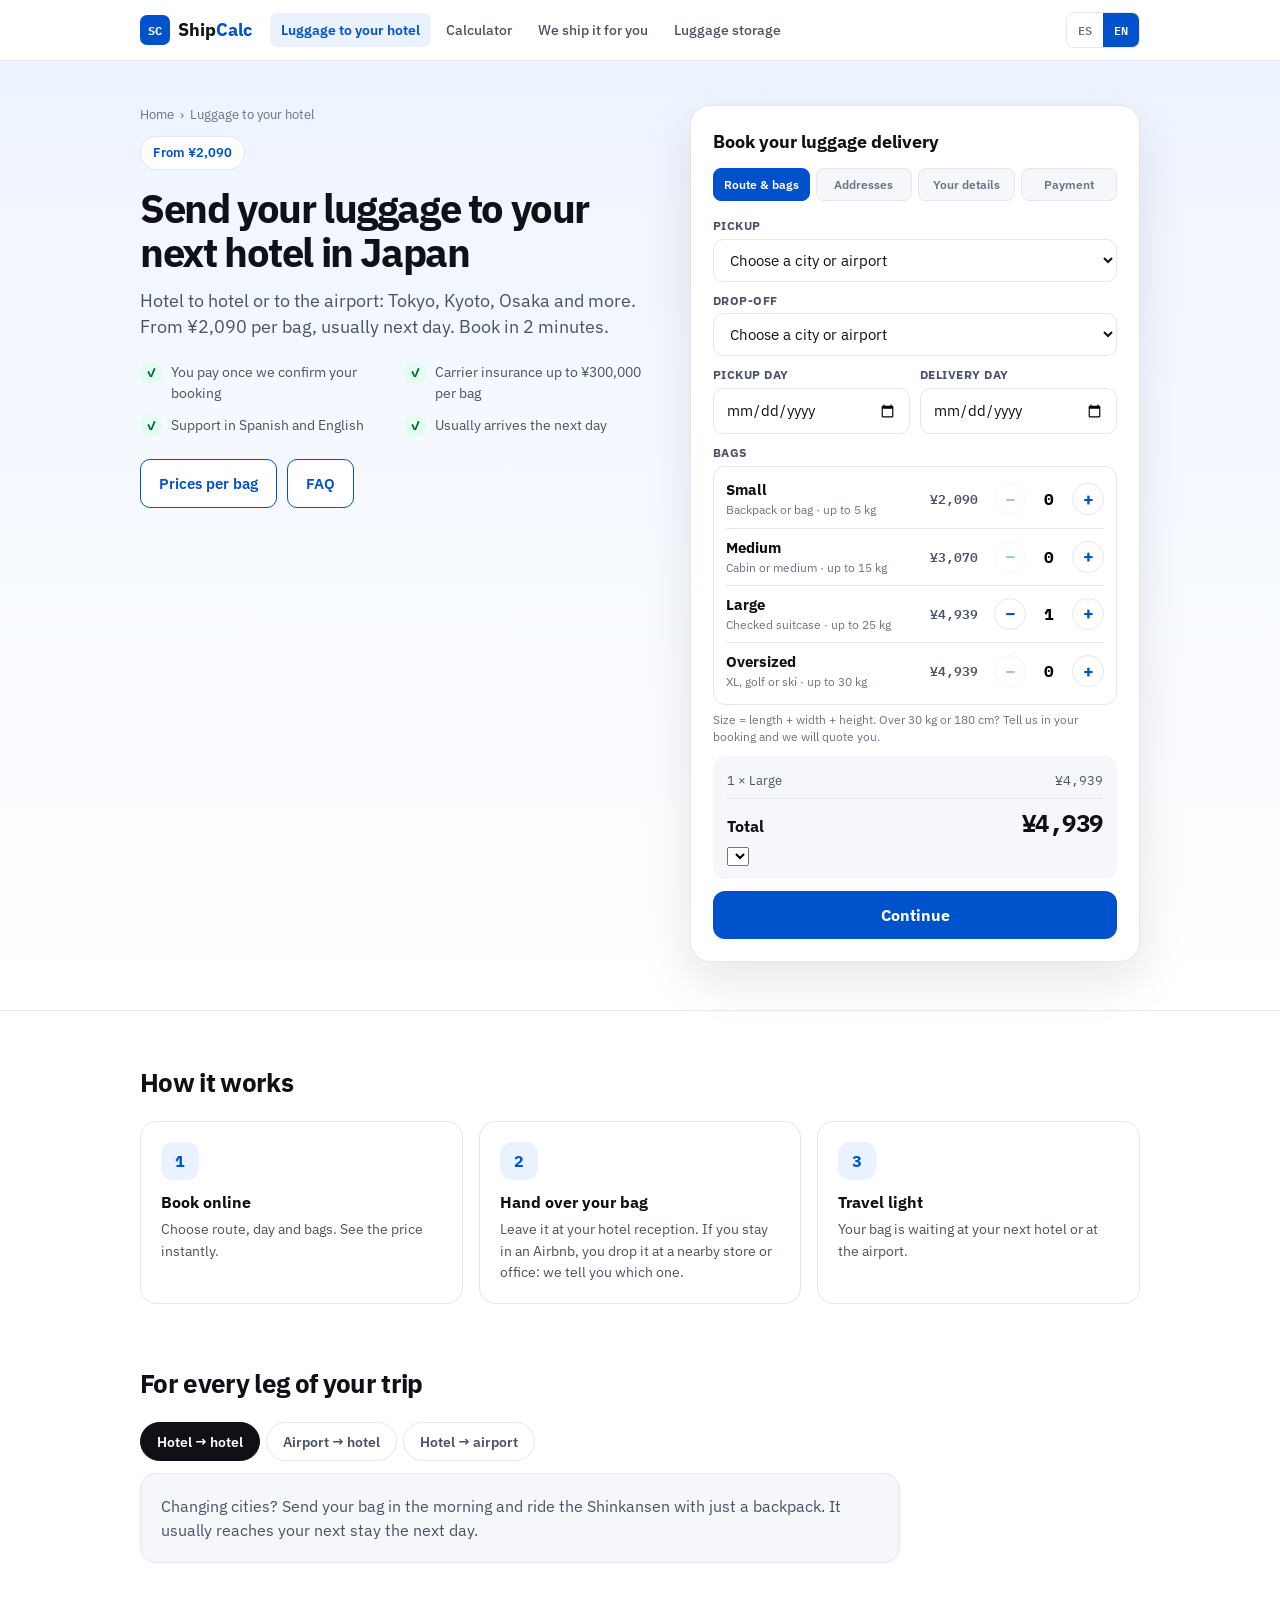
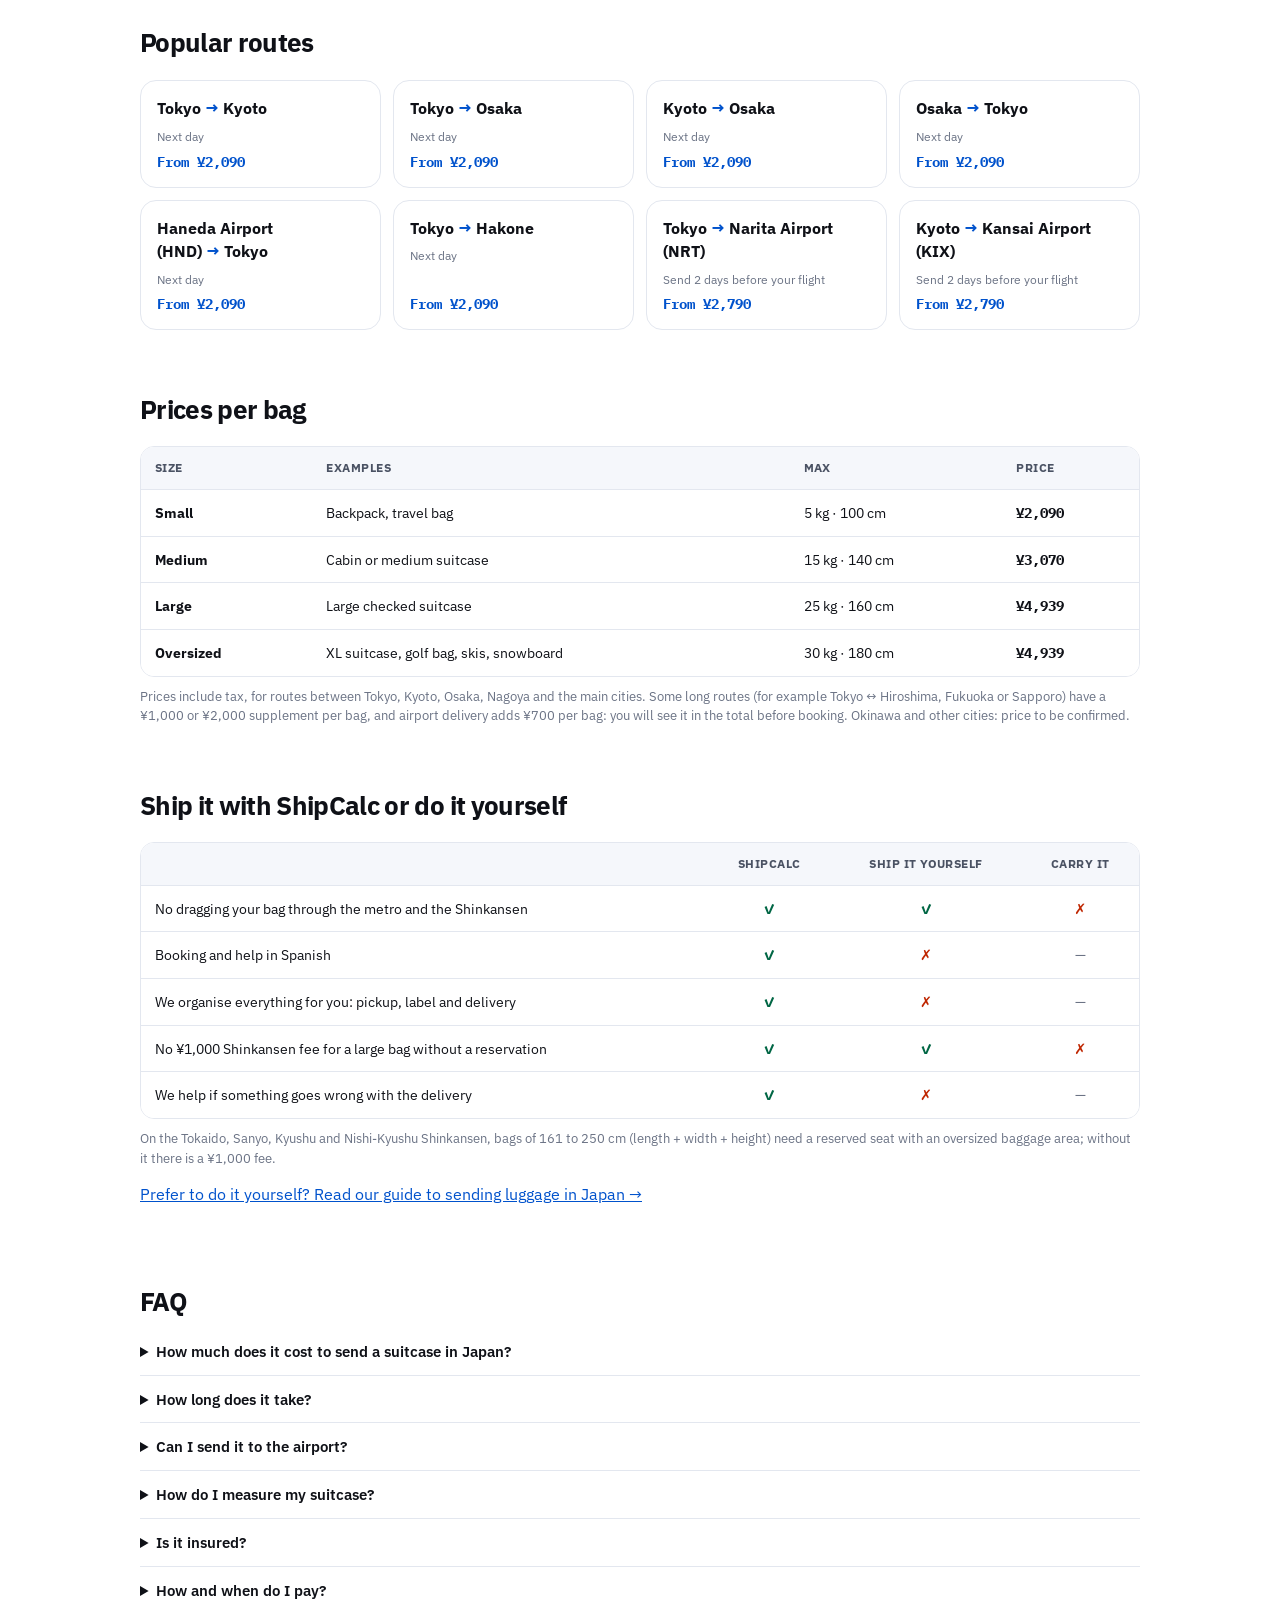
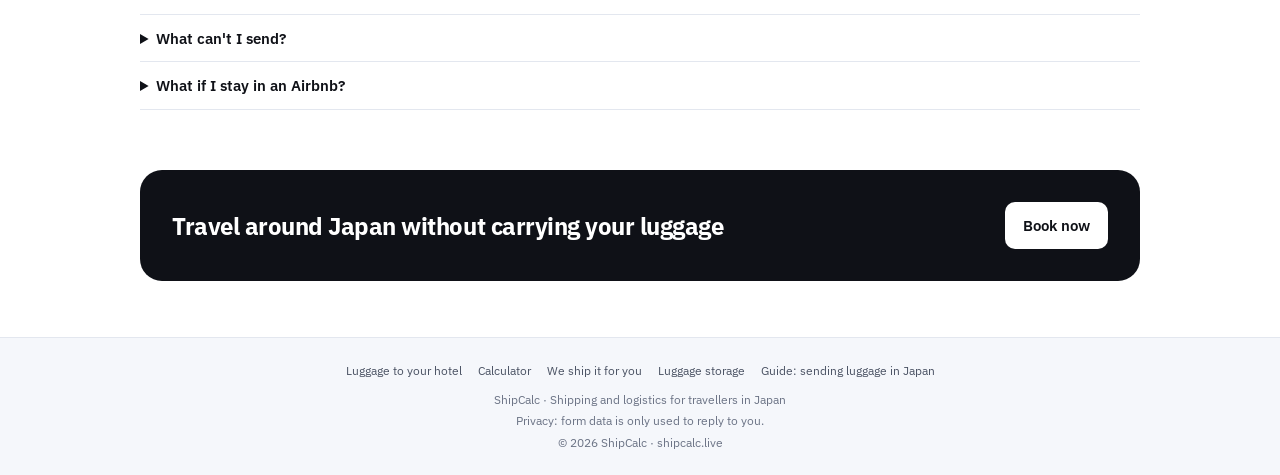
<file: maletas.html>
<!DOCTYPE html>
<html lang="es">
<head>
<meta charset="UTF-8">
<meta name="viewport" content="width=device-width, initial-scale=1.0">
<title>Envío de maletas en Japón de hotel a hotel desde ¥2.090 — ShipCalc</title>
<meta name="description" content="Envía tu maleta entre hoteles, casas y aeropuertos de Japón: Tokio, Kioto, Osaka y más. Precio al instante desde ¥2.090, normalmente al día siguiente. Reserva en español.">
<link rel="canonical" href="https://shipcalc.live/maletas.html">
<meta name="robots" content="index, follow, max-image-preview:large">
<meta name="theme-color" content="#0052cc">
<link rel="icon" href="data:image/svg+xml,%3Csvg xmlns='http://www.w3.org/2000/svg' viewBox='0 0 64 64'%3E%3Crect width='64' height='64' rx='14' fill='%230052cc'/%3E%3Ctext x='32' y='42' font-family='monospace' font-size='26' font-weight='700' fill='white' text-anchor='middle'%3ESC%3C/text%3E%3C/svg%3E">
<link rel="apple-touch-icon" href="logo.png">
<meta property="og:type" content="website"><meta property="og:url" content="https://shipcalc.live/maletas.html">
<meta property="og:title" content="Viaja por Japón sin cargar maletas — ShipCalc">
<meta property="og:description" content="De hotel a hotel o al aeropuerto. Desde ¥2.090 por maleta, normalmente al día siguiente.">
<meta property="og:image" content="https://shipcalc.live/og-image.png">
<meta property="og:site_name" content="ShipCalc">
<meta name="twitter:card" content="summary_large_image"><meta name="twitter:image" content="https://shipcalc.live/og-image.png">
<link rel="preconnect" href="https://fonts.googleapis.com"><link rel="preconnect" href="https://fonts.gstatic.com" crossorigin>
<link href="https://fonts.googleapis.com/css2?family=IBM+Plex+Sans:wght@400;500;600;700&family=IBM+Plex+Mono:wght@600;700&display=swap" rel="stylesheet">
<link rel="stylesheet" href="data/sitio.css">
</head>
<body>
<header class="top"><div class="wrap">
  <a class="logo" href="index.html"><div class="logo-box">SC</div><span class="lt">Ship<span>Calc</span></span></a>
  <nav class="nav" aria-label="Servicios" data-ia="nav-aria">
    <a href="maletas.html" class="on" aria-current="page" data-i="nav-bags"></a><a href="calculadora.html" data-i="nav-calc"></a><a href="envio.html" data-i="nav-ship"></a><a href="consigna.html" data-i="nav-store"></a>
  </nav>
  <div class="lang"><a href="maletas.html" data-lang="es" hreflang="es">ES</a><a href="en/maletas.html" data-lang="en" hreflang="en">EN</a></div>
</div></header>

<main>
  <section class="bk-hero"><div class="wrap">
    <div>
      <nav class="crumbs" aria-label="Breadcrumb"><a href="index.html" data-i="home"></a><span aria-hidden="true">›</span><span data-i="nav-bags"></span></nav>
      <span class="chip" data-i="m-from-p"></span>
      <h1 data-i="b-title"></h1>
      <p class="lead" data-i="b-lead"></p>
      <ul class="badges"><li data-i="m-t1"></li><li data-i="m-t2"></li><li data-i="m-t3"></li><li data-i="m-t4"></li></ul>
      <div class="hero-links"><a class="cta ghost" href="#precios" data-i="m-prices"></a><a class="cta ghost" href="#faq" data-i="faq"></a></div>
    </div>

    <div class="bk-card" id="reserva">
      <h2 data-i="m-w-title"></h2>
      <ol class="bk-steps"><li class="on" data-i="m-st1"></li><li data-i="m-st2"></li><li data-i="m-st3"></li><li data-i="m-st4"></li></ol>
      <form id="bk-form" name="shipcalc-maletas" method="POST" data-netlify="true" netlify-honeypot="bot-field" data-own novalidate>
        <input type="hidden" name="form-name" value="shipcalc-maletas">
        <p class="sr-only"><label>No rellenar: <input name="bot-field" tabindex="-1" autocomplete="off"></label></p>
        <input type="hidden" name="reserva_id" id="bk-h-id">
        <input type="hidden" name="total_estimado_jpy" id="bk-h-total">
        <input type="hidden" name="recogida_lugar_nombre" id="bk-h-from">
        <input type="hidden" name="entrega_lugar_nombre" id="bk-h-to">
        <input type="hidden" name="resumen" id="bk-h-sum">
        <input type="hidden" name="idioma" id="bk-h-lang">
        <input type="hidden" name="contenido" id="bk-h-cont">
        <input type="hidden" name="etiqueta_yamato" id="bk-h-jp">
        <input type="hidden" name="instrucciones_cliente" id="bk-h-ins">
        <input type="hidden" name="precio_aprox_moneda" id="bk-h-fx">

        <div id="bk1">
          <div class="bk-f"><label for="bk-from" data-i="m-from"></label>
            <select id="bk-from" name="recogida_lugar"><option value="" data-i="m-choose"></option><optgroup label="Ciudades" data-il="m-g-city"><option value="tokyo" data-i="pl-tokyo"></option><option value="kyoto" data-i="pl-kyoto"></option><option value="osaka" data-i="pl-osaka"></option><option value="yokohama" data-i="pl-yokohama"></option><option value="hakone" data-i="pl-hakone"></option><option value="kawaguchiko" data-i="pl-kawaguchiko"></option><option value="nikko" data-i="pl-nikko"></option><option value="nara" data-i="pl-nara"></option><option value="kobe" data-i="pl-kobe"></option><option value="nagoya" data-i="pl-nagoya"></option><option value="takayama" data-i="pl-takayama"></option><option value="kanazawa" data-i="pl-kanazawa"></option><option value="hiroshima" data-i="pl-hiroshima"></option><option value="fukuoka" data-i="pl-fukuoka"></option><option value="sapporo" data-i="pl-sapporo"></option><option value="okinawa" data-i="pl-okinawa"></option></optgroup><optgroup label="Aeropuertos" data-il="m-g-air"><option value="NRT" data-i="pl-NRT"></option><option value="HND" data-i="pl-HND"></option><option value="KIX" data-i="pl-KIX"></option><option value="NGO" data-i="pl-NGO"></option><option value="FUK" data-i="pl-FUK"></option><option value="CTS" data-i="pl-CTS"></option><option value="ITM" data-i="pl-ITM"></option><option value="HIJ" data-i="pl-HIJ"></option></optgroup><optgroup label="Otra" data-il="m-g-other"><option value="other" data-i="pl-other"></option></optgroup></select></div>
          <div class="bk-f"><label for="bk-to" data-i="m-to"></label>
            <select id="bk-to" name="entrega_lugar"><option value="" data-i="m-choose"></option><optgroup label="Ciudades" data-il="m-g-city"><option value="tokyo" data-i="pl-tokyo"></option><option value="kyoto" data-i="pl-kyoto"></option><option value="osaka" data-i="pl-osaka"></option><option value="yokohama" data-i="pl-yokohama"></option><option value="hakone" data-i="pl-hakone"></option><option value="kawaguchiko" data-i="pl-kawaguchiko"></option><option value="nikko" data-i="pl-nikko"></option><option value="nara" data-i="pl-nara"></option><option value="kobe" data-i="pl-kobe"></option><option value="nagoya" data-i="pl-nagoya"></option><option value="takayama" data-i="pl-takayama"></option><option value="kanazawa" data-i="pl-kanazawa"></option><option value="hiroshima" data-i="pl-hiroshima"></option><option value="fukuoka" data-i="pl-fukuoka"></option><option value="sapporo" data-i="pl-sapporo"></option><option value="okinawa" data-i="pl-okinawa"></option></optgroup><optgroup label="Aeropuertos" data-il="m-g-air"><option value="NRT" data-i="pl-NRT"></option><option value="HND" data-i="pl-HND"></option><option value="KIX" data-i="pl-KIX"></option><option value="NGO" data-i="pl-NGO"></option><option value="FUK" data-i="pl-FUK"></option><option value="CTS" data-i="pl-CTS"></option><option value="ITM" data-i="pl-ITM"></option><option value="HIJ" data-i="pl-HIJ"></option></optgroup><optgroup label="Otra" data-il="m-g-other"><option value="other" data-i="pl-other"></option></optgroup></select></div>
          <div class="bk-two">
            <div class="bk-f"><label for="bk-d1" data-i="m-d1"></label><input type="date" id="bk-d1" name="dia_recogida" data-own></div>
            <div class="bk-f"><label for="bk-d2" id="bk-d2-l" data-i="m-d2"></label><input type="date" id="bk-d2" name="dia_entrega" data-own></div>
          </div>
          <span class="bk-lbl" data-i="m-bags"></span>
          <div class="bk-bags">
            <div class="bk-bag"><div><b id="bk-b-s" data-i="m-bs"></b><small data-i="m-bs-d"></small></div><span class="pr" data-i="m-ps"></span><div class="cnt"><button type="button" id="bk-m-s" data-ia="m-less" aria-label="−">−</button><input id="bk-n-s" name="maletas_pequenas" type="number" min="0" max="10" value="0" inputmode="numeric" aria-labelledby="bk-b-s"><button type="button" id="bk-p-s" data-ia="m-more" aria-label="+">+</button></div></div>
            <div class="bk-bag"><div><b id="bk-b-m" data-i="m-bm"></b><small data-i="m-bm-d"></small></div><span class="pr" data-i="m-pm"></span><div class="cnt"><button type="button" id="bk-m-m" data-ia="m-less" aria-label="−">−</button><input id="bk-n-m" name="maletas_medianas" type="number" min="0" max="10" value="0" inputmode="numeric" aria-labelledby="bk-b-m"><button type="button" id="bk-p-m" data-ia="m-more" aria-label="+">+</button></div></div>
            <div class="bk-bag"><div><b id="bk-b-l" data-i="m-bl"></b><small data-i="m-bl-d"></small></div><span class="pr" data-i="m-pl"></span><div class="cnt"><button type="button" id="bk-m-l" data-ia="m-less" aria-label="−">−</button><input id="bk-n-l" name="maletas_grandes" type="number" min="0" max="10" value="1" inputmode="numeric" aria-labelledby="bk-b-l"><button type="button" id="bk-p-l" data-ia="m-more" aria-label="+">+</button></div></div>
            <div class="bk-bag"><div><b id="bk-b-x" data-i="m-bx"></b><small data-i="m-bx-d"></small></div><span class="pr" data-i="m-px"></span><div class="cnt"><button type="button" id="bk-m-x" data-ia="m-less" aria-label="−">−</button><input id="bk-n-x" name="maletas_especiales" type="number" min="0" max="10" value="0" inputmode="numeric" aria-labelledby="bk-b-x"><button type="button" id="bk-p-x" data-ia="m-more" aria-label="+">+</button></div></div>
          </div>
          <p class="bk-note" data-i="m-p-n2"></p>
          <div class="bk-totalbox" aria-live="polite">
            <div id="bk-lines"></div>
            <div class="bk-tot"><span id="bk-total-l" data-i="m-total"></span><b id="bk-total">—</b></div>
            <div class="bk-eta" id="bk-eta"></div>
            <div class="bk-fx"><span id="bk-fx"></span><label class="sr-only" for="bk-cur" data-i="m-cur"></label><select id="bk-cur" data-own></select></div>
            <div class="bk-q" id="bk-qnote" data-i="m-quote-d"></div>
          </div>
          <button type="button" class="bk-btn" id="bk-next1" data-i="m-next"></button>
        </div>

        <div id="bk2" hidden>
          <fieldset class="bk-set">
            <legend><span data-i="m-pick-t"></span> <small id="pk-where"></small></legend>
            <div data-when="from:city"><div class="bk-f"><label for="pk-type" data-i="m-ptype"></label><select id="pk-type" name="recogida_tipo"><option value="hotel" data-i="m-t-hotel"></option><option value="airbnb" data-i="m-t-airbnb"></option><option value="casa" data-i="m-t-home"></option></select></div></div>
            <div data-when="from:hotel">
            <div class="bk-f"><label for="pk-hotel" data-i="m-hotel"></label><input type="text" id="pk-hotel" name="recogida_hotel" maxlength="160" data-req></div>
            <div class="bk-f"><label for="pk-haddr" data-i="m-hotel-addr"></label><input type="text" id="pk-haddr" name="recogida_direccion" maxlength="200" data-req></div>
            <div class="bk-f"><label for="pk-guest" data-i="m-guest"></label><input type="text" id="pk-guest" name="recogida_nombre_reserva" maxlength="120" data-req></div>
            <p class="bk-note" data-i="m-n-pick-hotel"></p></div>
            <div data-when="from:airbnb">
            <div class="bk-f"><label for="pk-baddr" data-i="m-addr"></label><input type="text" id="pk-baddr" name="recogida_direccion" maxlength="200" data-req></div>
            <p class="bk-warn" data-i="m-n-pick-airbnb"></p></div>
            <div data-when="from:casa">
            <div class="bk-f"><label for="pk-caddr" data-i="m-home-addr"></label><input type="text" id="pk-caddr" name="recogida_direccion" maxlength="200" data-req></div>
            <div class="bk-f"><label for="pk-ctel" data-i="m-tel-jp"></label><input type="tel" id="pk-ctel" name="recogida_telefono" maxlength="30" data-req autocomplete="tel"></div>
            <div class="bk-f"><label for="pk-cslot" data-i="m-pslot"></label><select id="pk-cslot" name="recogida_franja"><option value="" data-i="m-slot-any"></option><option value="am" data-i="m-pslot-am"></option><option value="14-16">14:00–16:00</option><option value="16-18">16:00–18:00</option><option value="17-1830">17:00–18:30</option></select></div>
            <p class="bk-note" data-i="m-n-pick-home"></p></div>
            <div data-when="from:air">
            <div class="bk-f"><label for="pk-term" data-i="m-term"></label><select id="pk-term" name="recogida_terminal" data-req><option value="" data-i="m-term-pick"></option></select></div>
            <div class="bk-f"><label for="pk-arr" data-i="m-flight-arr"></label><input type="text" id="pk-arr" name="recogida_vuelo_llegada" maxlength="40"></div>
            <p class="bk-note" data-i="m-n-pick-air"></p></div>
          </fieldset>
          <fieldset class="bk-set">
            <legend><span data-i="m-drop-t"></span> <small id="dl-where"></small></legend>
            <div data-when="to:city"><div class="bk-f"><label for="dl-type" data-i="m-ptype"></label><select id="dl-type" name="entrega_tipo"><option value="hotel" data-i="m-t-hotel"></option><option value="airbnb" data-i="m-t-airbnb"></option><option value="casa" data-i="m-t-home"></option></select></div></div>
            <div data-when="to:hotel">
            <div class="bk-f"><label for="dl-hotel" data-i="m-hotel"></label><input type="text" id="dl-hotel" name="entrega_hotel" maxlength="160" data-req></div>
            <div class="bk-f"><label for="dl-haddr" data-i="m-hotel-addr"></label><input type="text" id="dl-haddr" name="entrega_direccion" maxlength="200" data-req></div>
            <div class="bk-f"><label for="dl-htel" data-i="m-hotel-tel"></label><input type="tel" id="dl-htel" name="entrega_telefono" maxlength="30"></div>
            <div class="bk-f"><label for="dl-guest" data-i="m-guest"></label><input type="text" id="dl-guest" name="entrega_nombre_reserva" maxlength="120" data-req></div>
            <div class="bk-f"><label for="dl-checkin" data-i="m-checkin"></label><input type="date" id="dl-checkin" name="entrega_fecha_checkin" data-req data-own></div>
            <div class="bk-f"><label for="dl-resv" data-i="m-resv"></label><input type="text" id="dl-resv" name="entrega_num_reserva" maxlength="60"></div>
            <div class="bk-f"><label for="dl-hslot" data-i="m-slot"></label><select id="dl-hslot" name="entrega_franja"><option value="" data-i="m-slot-any"></option><option value="am" data-i="m-slot-am"></option><option value="14-16">14:00–16:00</option><option value="16-18">16:00–18:00</option><option value="18-20">18:00–20:00</option><option value="19-21">19:00–21:00</option></select></div>
            <p class="bk-note" data-i="m-n-drop-hotel"></p></div>
            <div data-when="to:airbnb">
            <div class="bk-f"><label for="dl-baddr" data-i="m-addr"></label><input type="text" id="dl-baddr" name="entrega_direccion" maxlength="200" data-req></div>
            <p class="bk-warn" data-i="m-n-drop-airbnb"></p></div>
            <div data-when="to:casa">
            <div class="bk-f"><label for="dl-recip" data-i="m-recip"></label><input type="text" id="dl-recip" name="entrega_destinatario" maxlength="120" data-req></div>
            <div class="bk-f"><label for="dl-caddr" data-i="m-home-addr"></label><input type="text" id="dl-caddr" name="entrega_direccion" maxlength="200" data-req></div>
            <div class="bk-f"><label for="dl-ctel" data-i="m-tel-jp"></label><input type="tel" id="dl-ctel" name="entrega_telefono" maxlength="30" data-req></div>
            <div class="bk-f"><label for="dl-cslot" data-i="m-slot"></label><select id="dl-cslot" name="entrega_franja"><option value="" data-i="m-slot-any"></option><option value="am" data-i="m-slot-am"></option><option value="14-16">14:00–16:00</option><option value="16-18">16:00–18:00</option><option value="18-20">18:00–20:00</option><option value="19-21">19:00–21:00</option></select></div>
            <p class="bk-note" data-i="m-n-drop-home"></p></div>
            <div data-when="to:air">
            <div class="bk-f"><label for="dl-term" data-i="m-term"></label><select id="dl-term" name="entrega_terminal" data-req><option value="" data-i="m-term-pick"></option></select></div>
            <div class="bk-f"><label for="dl-flight" data-i="m-flight"></label><input type="text" id="dl-flight" name="entrega_vuelo" maxlength="40" data-req></div>
            <div class="bk-f"><label for="dl-ftime" data-i="m-ftime"></label><input type="time" id="dl-ftime" name="entrega_hora_vuelo" maxlength="5" data-req></div>
            <p class="bk-note" data-i="m-n-drop-air"></p></div>
          </fieldset>
          <div class="bk-actions"><button type="button" class="bk-ghost" id="bk-back2" data-i="m-back"></button><button type="button" class="bk-btn" id="bk-next2" data-i="m-next"></button></div>
        </div>

        <div id="bk3" hidden>
          <span class="bk-lbl" data-i="m-cont"></span>
          <div class="bk-checks"><label><input type="checkbox" data-cont="ropa"><span data-i="m-c-ropa"></span></label><label><input type="checkbox" data-cont="calzado"><span data-i="m-c-calzado"></span></label><label><input type="checkbox" data-cont="aseo"><span data-i="m-c-aseo"></span></label><label><input type="checkbox" data-cont="libros"><span data-i="m-c-libros"></span></label><label><input type="checkbox" data-cont="souv"><span data-i="m-c-souv"></span></label><label><input type="checkbox" data-cont="elec"><span data-i="m-c-elec"></span></label><label><input type="checkbox" data-cont="fig"><span data-i="m-c-fig"></span></label></div>
          <div class="bk-f"><label for="bk-otros" class="sr-only" data-i="m-c-otros"></label><input type="text" id="bk-otros" name="contenido_otros" maxlength="200" data-ph="m-c-otros"></div>
          <p class="bk-note" data-i="m-cont-n"></p>
          <p class="bk-warn" id="bk-airroute" hidden data-i="m-n-airroute"></p>
          <label class="check"><input type="checkbox" id="bk-fragil" name="fragil" value="si"><span data-i="m-fragil"></span></label>
          <label class="check"><input type="checkbox" id="bk-precision" name="electronica_delicada" value="si"><span data-i="m-precision"></span></label>
          <div class="bk-f"><label for="bk-name" data-i="f-name"></label><input type="text" id="bk-name" name="nombre" maxlength="120" autocomplete="name"></div>
          <div class="bk-f"><label for="bk-email" data-i="f-email"></label><input type="email" id="bk-email" name="email" maxlength="160" autocomplete="email"></div>
          <div class="bk-f"><label for="bk-wa" data-i="m-tel"></label><input type="tel" id="bk-wa" name="telefono_whatsapp" maxlength="30" autocomplete="tel"></div>
          <div class="bk-f"><label for="bk-notes" data-i="f-notes"></label><textarea id="bk-notes" name="comentarios" maxlength="1000"></textarea></div>
          <label class="check"><input type="checkbox" id="bk-acc" name="acepta_condiciones" value="si"><span data-i="m-acc"></span></label>
          <div class="bk-actions"><button type="button" class="bk-ghost" id="bk-back3" data-i="m-back"></button><button type="button" class="bk-btn" id="bk-next3" data-i="m-next"></button></div>
        </div>

        <div id="bk4" hidden>
          <span class="bk-lbl" data-i="m-sum"></span>
          <div class="bk-sumtext" id="bk-sum"></div>
          <div class="paybox"><b><span aria-hidden="true">🔒</span><span data-i="m-pay-t"></span></b><p id="bk-pay-d" data-i="m-pay-d"></p><div class="pm" aria-hidden="true"><span>VISA</span><span>MASTERCARD</span><span>AMEX</span><span>JCB</span></div></div>
          <div class="bk-actions"><button type="button" class="bk-ghost" id="bk-back4" data-i="m-back"></button><button type="submit" class="bk-btn" id="bk-pay" data-i="m-reserve"></button></div>
          <p class="bk-note" style="margin-top:8px" data-i="f-privacy"></p>
        </div>
        <p class="bk-err" id="bk-msg" role="alert"></p>
      </form>
      <div class="bk-done" id="bk-ok" hidden>
        <span class="big" aria-hidden="true">✓</span>
        <h2 data-i="m-ok"></h2>
        <p><span data-i="m-ok-d"></span><br><code id="bk-ok-id"></code></p>
        <div class="bk-next"><b data-i="m-next-t"></b><ol id="bk-next-list"></ol></div>
        <div class="bk-actions bk-okacts"><a class="bk-btn bk-wa" id="bk-wabtn" hidden target="_blank" rel="noopener" data-i="m-wa"></a><button type="button" class="bk-ghost" id="bk-copy" data-i="m-copy"></button></div>
        <button type="button" class="bk-ghost" id="bk-new" data-i="m-new"></button>
      </div>
    </div>
  </div></section>

  <div class="wrap">
    <section class="sec" id="como-funciona">
      <h2 data-i="m-how"></h2>
      <div class="how3">
        <div><span class="n">1</span><b data-i="m-h1t"></b><p data-i="m-h1d"></p></div>
        <div><span class="n">2</span><b data-i="m-h2t"></b><p data-i="m-h2d"></p></div>
        <div><span class="n">3</span><b data-i="m-h3t"></b><p data-i="m-h3d"></p></div>
      </div>
    </section>

    <section class="sec">
      <h2 data-i="m-uc"></h2>
      <div class="tabs-box">
        <div class="tabs" role="tablist">
          <button type="button" role="tab" id="tab1" aria-controls="tp1" aria-selected="true" data-i="m-uc1"></button>
          <button type="button" role="tab" id="tab2" aria-controls="tp2" aria-selected="false" tabindex="-1" data-i="m-uc2"></button>
          <button type="button" role="tab" id="tab3" aria-controls="tp3" aria-selected="false" tabindex="-1" data-i="m-uc3"></button>
        </div>
        <div class="tabpanel" role="tabpanel" id="tp1" aria-labelledby="tab1"><p data-i="m-uc1d"></p></div>
        <div class="tabpanel" role="tabpanel" id="tp2" aria-labelledby="tab2" hidden><p data-i="m-uc2d"></p></div>
        <div class="tabpanel" role="tabpanel" id="tp3" aria-labelledby="tab3" hidden><p data-i="m-uc3d"></p></div>
      </div>
    </section>

    <section class="sec" id="rutas">
      <h2 data-i="m-routes"></h2>
      <div class="routes">
        <a class="route" href="#reserva" data-route="tokyo>kyoto"><b><span data-i="pl-tokyo"></span><i aria-hidden="true">→</i><span data-i="pl-kyoto"></span></b><small data-i="m-r-next"></small><em data-i="m-from-p"></em></a>
        <a class="route" href="#reserva" data-route="tokyo>osaka"><b><span data-i="pl-tokyo"></span><i aria-hidden="true">→</i><span data-i="pl-osaka"></span></b><small data-i="m-r-next"></small><em data-i="m-from-p"></em></a>
        <a class="route" href="#reserva" data-route="kyoto>osaka"><b><span data-i="pl-kyoto"></span><i aria-hidden="true">→</i><span data-i="pl-osaka"></span></b><small data-i="m-r-next"></small><em data-i="m-from-p"></em></a>
        <a class="route" href="#reserva" data-route="osaka>tokyo"><b><span data-i="pl-osaka"></span><i aria-hidden="true">→</i><span data-i="pl-tokyo"></span></b><small data-i="m-r-next"></small><em data-i="m-from-p"></em></a>
        <a class="route" href="#reserva" data-route="HND>tokyo"><b><span data-i="pl-HND"></span><i aria-hidden="true">→</i><span data-i="pl-tokyo"></span></b><small data-i="m-r-next"></small><em data-i="m-from-p"></em></a>
        <a class="route" href="#reserva" data-route="tokyo>hakone"><b><span data-i="pl-tokyo"></span><i aria-hidden="true">→</i><span data-i="pl-hakone"></span></b><small data-i="m-r-next"></small><em data-i="m-from-p"></em></a>
        <a class="route" href="#reserva" data-route="tokyo>NRT"><b><span data-i="pl-tokyo"></span><i aria-hidden="true">→</i><span data-i="pl-NRT"></span></b><small data-i="m-r-air"></small><em data-i="m-from-air"></em></a>
        <a class="route" href="#reserva" data-route="kyoto>KIX"><b><span data-i="pl-kyoto"></span><i aria-hidden="true">→</i><span data-i="pl-KIX"></span></b><small data-i="m-r-air"></small><em data-i="m-from-air"></em></a>
      </div>
    </section>

    <section class="sec" id="precios">
      <h2 data-i="m-prices"></h2>
      <div class="tscroll"><table class="tb">
        <thead><tr><th data-i="m-p-size"></th><th data-i="m-p-ex"></th><th data-i="m-p-max"></th><th data-i="m-p-price"></th></tr></thead>
        <tbody>
          <tr><td><b data-i="m-bs"></b></td><td data-i="m-p-s-ex"></td><td data-i="m-smax"></td><td class="num" data-i="m-ps"></td></tr>
          <tr><td><b data-i="m-bm"></b></td><td data-i="m-p-m-ex"></td><td data-i="m-mmax"></td><td class="num" data-i="m-pm"></td></tr>
          <tr><td><b data-i="m-bl"></b></td><td data-i="m-p-l-ex"></td><td data-i="m-lmax"></td><td class="num" data-i="m-pl"></td></tr>
          <tr><td><b data-i="m-bx"></b></td><td data-i="m-p-x-ex"></td><td data-i="m-xmax"></td><td class="num" data-i="m-px"></td></tr>
        </tbody>
      </table></div>
      <p class="note" style="margin-top:10px" data-i="m-p-n1"></p>
    </section>

    <section class="sec">
      <h2 data-i="m-cmp"></h2>
      <div class="tscroll"><table class="tb">
        <thead><tr><th><span class="sr-only">—</span></th><th class="c" data-i="m-c-us"></th><th class="c" data-i="m-c-diy"></th><th class="c" data-i="m-c-carry"></th></tr></thead>
        <tbody>
          <tr><td data-i="m-c1"></td><td class="c"><span class="ok-c" aria-hidden="true">✓</span><span class="sr-only" data-i="yes"></span></td><td class="c"><span class="ok-c" aria-hidden="true">✓</span><span class="sr-only" data-i="yes"></span></td><td class="c"><span class="no-c" aria-hidden="true">✗</span><span class="sr-only" data-i="no"></span></td></tr>
          <tr><td data-i="m-c2"></td><td class="c"><span class="ok-c" aria-hidden="true">✓</span><span class="sr-only" data-i="yes"></span></td><td class="c"><span class="no-c" aria-hidden="true">✗</span><span class="sr-only" data-i="no"></span></td><td class="c"><span class="na-c" aria-hidden="true">—</span><span class="sr-only" data-i="na"></span></td></tr>
          <tr><td data-i="m-c3"></td><td class="c"><span class="ok-c" aria-hidden="true">✓</span><span class="sr-only" data-i="yes"></span></td><td class="c"><span class="no-c" aria-hidden="true">✗</span><span class="sr-only" data-i="no"></span></td><td class="c"><span class="na-c" aria-hidden="true">—</span><span class="sr-only" data-i="na"></span></td></tr>
          <tr><td data-i="m-c4"></td><td class="c"><span class="ok-c" aria-hidden="true">✓</span><span class="sr-only" data-i="yes"></span></td><td class="c"><span class="ok-c" aria-hidden="true">✓</span><span class="sr-only" data-i="yes"></span></td><td class="c"><span class="no-c" aria-hidden="true">✗</span><span class="sr-only" data-i="no"></span></td></tr>
          <tr><td data-i="m-c5"></td><td class="c"><span class="ok-c" aria-hidden="true">✓</span><span class="sr-only" data-i="yes"></span></td><td class="c"><span class="no-c" aria-hidden="true">✗</span><span class="sr-only" data-i="no"></span></td><td class="c"><span class="na-c" aria-hidden="true">—</span><span class="sr-only" data-i="na"></span></td></tr>
        </tbody>
      </table></div>
      <p class="note" style="margin-top:10px" data-i="m-c-note"></p>
      <p style="margin-top:14px"><a href="guia-enviar-maletas-japon.html" data-i="m-guide"></a></p>
      <p style="margin-top:8px"><a href="envio.html?tipo=maleta" data-i="m-intl"></a></p>
    </section>

    <section class="sec faq" id="faq">
      <h2 data-i="faq"></h2>
      <details><summary data-i="m-q1"></summary><p data-i="m-a1"></p></details>
      <details><summary data-i="m-q2"></summary><p data-i="m-a2"></p></details>
      <details><summary data-i="m-q3"></summary><p data-i="m-a3"></p></details>
      <details><summary data-i="m-q4"></summary><p data-i="m-a4"></p></details>
      <details><summary data-i="m-q5"></summary><p data-i="m-a5"></p></details>
      <details><summary data-i="m-q6"></summary><p data-i="m-a6"></p></details>
      <details><summary data-i="m-q7"></summary><p data-i="m-a7"></p></details>
      <details><summary data-i="m-q8"></summary><p data-i="m-a8"></p></details>
    </section>

    <div class="band"><h2 data-i="m-band-t"></h2><a class="cta" href="#reserva" data-i="m-band-btn"></a></div>
  </div>
</main>

<footer><div class="wrap">
  <nav class="flinks" aria-label="ShipCalc"><a href="maletas.html" data-i="nav-bags"></a><a href="calculadora.html" data-i="nav-calc"></a><a href="envio.html" data-i="nav-ship"></a><a href="consigna.html" data-i="nav-store"></a><a href="guia-enviar-maletas-japon.html" data-i="fl-guide"></a></nav>
  <div data-i="footer"></div><div data-i="privacy"></div><div>© <span id="year">2026</span> ShipCalc · shipcalc.live</div>
</div></footer>
<script src="data/maletas.js"></script>
<script src="data/sitio.js"></script>
</body>
</html>
</file>
<file: data/sitio.css>
/* ShipCalc · estilos comunes de las páginas de servicios (portada, maletas, envío, consigna) */
*,*::before,*::after{box-sizing:border-box;margin:0;padding:0}
:root{
  --bg:#ffffff;--soft:#f5f7fb;--line:#e3e7ef;--text:#0f1117;--mid:#4a5263;--muted:#6b7385;
  --accent:#0052cc;--accent-h:#0041a8;--accent-l:#eaf1ff;--yellow:#f0b429;--green:#006644;--green-l:#e3fcef;
  --red:#bf2600;--orange:#8a4a0b;--orange-l:#fff4e5;
  --sans:'IBM Plex Sans',system-ui,sans-serif;--mono:'IBM Plex Mono',ui-monospace,monospace;
}
body{font-family:var(--sans);background:var(--bg);color:var(--text);font-size:16px;line-height:1.5}
a{color:var(--accent)}
button{font-family:var(--sans)}
.wrap{max-width:1040px;margin:0 auto;padding:0 20px}
/* Cabecera y navegación */
.top{border-bottom:1px solid var(--line);background:#fff;position:sticky;top:0;z-index:50}
.top .wrap{display:flex;align-items:center;gap:18px;height:60px}
.logo{display:flex;align-items:center;gap:8px;font-weight:700;font-size:1.15rem;color:var(--text);text-decoration:none;flex-shrink:0}
.logo-box{width:30px;height:30px;background:var(--accent);border-radius:7px;display:flex;align-items:center;justify-content:center;color:#fff;font:700 .72rem var(--mono)}
.logo .lt span{color:var(--accent)}
.nav{display:flex;gap:4px;flex:1;overflow-x:auto;scrollbar-width:none}
.nav::-webkit-scrollbar{display:none}
.nav a{white-space:nowrap;text-decoration:none;color:var(--mid);font-size:.86rem;font-weight:500;padding:7px 11px;border-radius:8px}
.nav a:hover{background:var(--soft);color:var(--text)}
.nav a.on{background:var(--accent-l);color:var(--accent);font-weight:600}
.lang{display:flex;border:1px solid var(--line);border-radius:8px;overflow:hidden;flex-shrink:0}
.lang button,.lang a{border:none;background:#fff;color:var(--muted);font:600 .72rem var(--mono);padding:7px 11px;cursor:pointer;text-decoration:none;display:block}
.lang .on{background:var(--accent);color:#fff}
/* Portada */
.hero{padding:56px 0 28px;text-align:center}
.hero h1{font-size:2.3rem;line-height:1.15;letter-spacing:-.03em;max-width:760px;margin:0 auto 12px}
.hero p{font-size:1.08rem;color:var(--mid);max-width:620px;margin:0 auto}
.cards{display:grid;grid-template-columns:repeat(2,1fr);gap:16px;padding:24px 0 20px}
.svc{display:flex;flex-direction:column;gap:10px;border:1.5px solid var(--line);border-radius:18px;padding:24px;text-decoration:none;color:var(--text);background:#fff;transition:border-color .15s,box-shadow .15s,transform .15s;position:relative;min-height:210px}
.svc:hover{border-color:var(--accent);box-shadow:0 10px 30px rgba(0,82,204,.10);transform:translateY(-2px)}
.svc:focus-visible{outline:3px solid rgba(0,82,204,.35);outline-offset:2px}
.svc-icon{width:52px;height:52px;border-radius:14px;background:var(--accent-l);display:flex;align-items:center;justify-content:center;font-size:1.6rem}
.svc h2{font-size:1.2rem;letter-spacing:-.01em}
.svc p{color:var(--mid);font-size:.92rem;flex:1}
.svc .go{font-weight:600;color:var(--accent);font-size:.9rem}
.tag{position:absolute;top:18px;right:18px;font-size:.62rem;font-weight:700;letter-spacing:.06em;text-transform:uppercase;padding:4px 8px;border-radius:6px}
.tag.free{background:var(--green-l);color:var(--green)}
.tag.soon{background:var(--orange-l);color:var(--orange)}
.svc.soon{background:var(--soft)}
.trust{display:flex;flex-wrap:wrap;justify-content:center;gap:10px 22px;padding:10px 0 48px;color:var(--muted);font-size:.85rem}
.trust span::before{content:'✓ ';color:var(--green);font-weight:700}
/* Páginas de servicio */
.page{padding-top:40px;padding-bottom:56px}
.crumb{font-size:.82rem;margin-bottom:14px}
.crumb a{text-decoration:none}
.page h1{font-size:2rem;line-height:1.15;letter-spacing:-.025em;margin-bottom:10px}
.lead{font-size:1.05rem;color:var(--mid);max-width:680px;margin-bottom:26px}
.grid2{display:grid;grid-template-columns:minmax(0,1fr) 420px;gap:28px;align-items:start}
.steps{list-style:none;counter-reset:s;display:flex;flex-direction:column;gap:14px;margin-bottom:24px}
.steps li{counter-increment:s;display:flex;gap:14px;align-items:flex-start}
.steps li::before{content:counter(s);flex-shrink:0;width:30px;height:30px;border-radius:50%;background:var(--accent);color:#fff;font:700 .85rem var(--mono);display:flex;align-items:center;justify-content:center;margin-top:1px}
.steps b{display:block}
.steps span{color:var(--mid);font-size:.92rem}
.box{border:1px solid var(--line);border-radius:14px;padding:18px 20px;background:var(--soft);margin-bottom:16px}
.box h3{font-size:.95rem;margin-bottom:8px}
.box ul{padding-left:18px;color:var(--mid);font-size:.9rem}
.box li{margin:4px 0}
.prices{display:grid;grid-template-columns:repeat(4,1fr);gap:8px;margin-top:8px}
.price{background:#fff;border:1px solid var(--line);border-radius:10px;padding:10px;text-align:center}
.price small{display:block;color:var(--muted);font-size:.72rem}
.price b{font-family:var(--mono);font-size:1rem}
.cta{display:inline-flex;align-items:center;gap:8px;background:var(--accent);color:#fff;text-decoration:none;font-weight:600;padding:12px 18px;border-radius:10px;border:none;cursor:pointer;font-size:.95rem}
.cta:hover{background:var(--accent-h)}
.cta.ghost{background:#fff;color:var(--accent);border:1.5px solid var(--accent)}
.note{font-size:.82rem;color:var(--muted);line-height:1.5}
.warn{background:var(--orange-l);border:1px solid #ffd8a8;color:var(--orange);border-radius:10px;padding:12px 14px;font-size:.86rem;margin-bottom:16px}
/* Formularios */
.form{border:1.5px solid var(--line);border-radius:16px;padding:22px;background:#fff;box-shadow:0 6px 24px rgba(15,17,23,.05);position:sticky;top:76px}
.form h2{font-size:1.1rem;margin-bottom:4px}
.form .sub{color:var(--muted);font-size:.85rem;margin-bottom:14px}
.f{margin-bottom:11px}
.f label{display:block;font-size:.76rem;font-weight:600;color:var(--mid);margin-bottom:4px}
.f input,.f select,.f textarea{width:100%;border:1.5px solid var(--line);border-radius:9px;padding:10px 12px;font:inherit;font-size:.92rem;outline:none;background:#fff}
.f input:focus,.f select:focus,.f textarea:focus{border-color:var(--accent);box-shadow:0 0 0 3px rgba(0,82,204,.1)}
.f textarea{min-height:76px;resize:vertical}
.row2{display:grid;grid-template-columns:1fr 1fr;gap:10px}
.row3{display:grid;grid-template-columns:1fr 1fr 1fr;gap:8px}
.check{display:flex;gap:8px;align-items:flex-start;font-size:.8rem;color:var(--mid);margin:6px 0 12px}
.check input{margin-top:3px}
.submit{width:100%;padding:13px;background:var(--accent);color:#fff;border:none;border-radius:10px;font-size:.98rem;font-weight:600;cursor:pointer}
.submit:hover{background:var(--accent-h)}
.submit:disabled{opacity:.6;cursor:wait}
.msg{display:none;font-size:.85rem;margin-top:10px}
.msg.err{color:var(--red)}
.ok{display:none;text-align:center;padding:26px 10px}
.ok .big{font-size:2.4rem;display:block;margin-bottom:8px}
.sr-only{position:absolute;width:1px;height:1px;margin:-1px;padding:0;border:0;overflow:hidden;clip:rect(0 0 0 0);white-space:nowrap}
.faq{margin-top:8px}
.faq details{border-bottom:1px solid var(--line);padding:12px 0}
.faq summary{cursor:pointer;font-weight:600;font-size:.95rem}
.faq p{color:var(--mid);font-size:.9rem;margin-top:6px}
footer{border-top:1px solid var(--line);padding:22px 0;color:var(--muted);font-size:.78rem;text-align:center;line-height:1.7;background:var(--soft)}
footer a{color:var(--muted)}
/* Aviso de idioma */
.altbar{display:flex;align-items:center;justify-content:center;gap:12px;flex-wrap:wrap;background:#0f1117;color:#fff;font-size:.85rem;padding:8px 44px 8px 16px;position:relative}
.altbar a{color:#9cc2ff;font-weight:600}
.altbar button{position:absolute;right:10px;top:50%;transform:translateY(-50%);background:none;border:none;color:#fff;font-size:1.2rem;cursor:pointer;padding:4px 8px}
/* Migas de pan */
.crumbs{font-size:.8rem;color:var(--muted);margin-bottom:12px}
.crumbs a{color:var(--muted);text-decoration:none}.crumbs a:hover{text-decoration:underline}
.crumbs span[aria-hidden]{margin:0 6px}
/* ---------- Maletas (reserva) ---------- */
.bk-hero{background:linear-gradient(180deg,#eef4ff 0%,#fff 100%);border-bottom:1px solid var(--line)}
.bk-hero .wrap{display:grid;grid-template-columns:minmax(0,1fr) 450px;gap:40px;align-items:start;padding-top:44px;padding-bottom:48px}
.bk-hero h1{font-size:2.5rem;line-height:1.1;letter-spacing:-.035em;margin-bottom:14px}
.bk-hero .lead{font-size:1.1rem;margin-bottom:20px}
.chip{display:inline-flex;align-items:center;gap:6px;background:#fff;border:1px solid var(--line);border-radius:999px;padding:6px 12px;font-size:.82rem;font-weight:600;color:var(--accent);margin-bottom:16px}
.badges{list-style:none;display:grid;grid-template-columns:1fr 1fr;gap:10px 18px;margin:6px 0 22px}
.badges li{display:flex;gap:9px;align-items:flex-start;font-size:.9rem;color:var(--mid)}
.badges li::before{content:'✓';flex-shrink:0;width:22px;height:22px;border-radius:50%;background:var(--green-l);color:var(--green);font-weight:700;font-size:.75rem;display:flex;align-items:center;justify-content:center;margin-top:1px}
.hero-links{display:flex;gap:10px;flex-wrap:wrap}
.bk-card{background:#fff;border:1px solid var(--line);border-radius:20px;box-shadow:0 18px 50px rgba(15,17,23,.10);padding:22px;scroll-margin-top:80px}
.bk-card h2{font-size:1.15rem;margin-bottom:12px}
.bk-steps{list-style:none;display:flex;gap:6px;margin-bottom:16px}
.bk-steps li{flex:1;text-align:center;font-size:.72rem;font-weight:600;color:var(--muted);padding:7px 4px;border-radius:8px;background:var(--soft);border:1px solid var(--line)}
.bk-steps li.on{background:var(--accent);color:#fff;border-color:var(--accent)}
.bk-steps li.done{background:var(--green-l);color:var(--green);border-color:#abf5d1}
.bk-f{margin-bottom:10px}
.bk-f>label,.bk-lbl{display:block;font-size:.74rem;font-weight:700;color:var(--mid);margin-bottom:4px;text-transform:uppercase;letter-spacing:.04em}
.bk-f select{max-width:100%;min-width:0}
.bk-f select,.bk-f input[type=text],.bk-f input[type=email],.bk-f input[type=tel],.bk-f input[type=date],.bk-f textarea{width:100%;border:1.5px solid var(--line);border-radius:10px;padding:10px 12px;font:inherit;font-size:.93rem;background:#fff;outline:none;color:var(--text)}
.bk-f select:focus,.bk-f input:focus,.bk-f textarea:focus{border-color:var(--accent);box-shadow:0 0 0 3px rgba(0,82,204,.12)}
.bk-f textarea{min-height:64px;resize:vertical}
.bk-f .sub-in{margin-top:6px}
.bk-two{display:grid;grid-template-columns:1fr 1fr;gap:10px}
.bk-bags{border:1.5px solid var(--line);border-radius:12px;padding:4px 12px;margin-bottom:6px}
.bk-bag{display:flex;align-items:center;justify-content:space-between;gap:10px;padding:8px 0;border-bottom:1px solid var(--line)}
.bk-bag:last-child{border-bottom:none}
.bk-bag b{display:block;font-size:.92rem}
.bk-bag small{display:block;color:var(--muted);font-size:.76rem}
.bk-bag .pr{font:600 .8rem var(--mono);color:var(--mid);margin-left:auto;margin-right:6px;white-space:nowrap}
.cnt{display:flex;align-items:center;gap:6px;flex-shrink:0}
.cnt button{width:32px;height:32px;border-radius:50%;border:1.5px solid var(--line);background:#fff;font-size:1.1rem;line-height:1;cursor:pointer;color:var(--accent);font-weight:700}
.cnt button:hover:not(:disabled){border-color:var(--accent)}
.cnt button:disabled{opacity:.35;cursor:default}
.cnt input{width:34px;text-align:center;border:none;font:700 1rem var(--mono);background:transparent;-moz-appearance:textfield}
.cnt input::-webkit-outer-spin-button,.cnt input::-webkit-inner-spin-button{-webkit-appearance:none;margin:0}
.bk-note{font-size:.74rem;color:var(--muted);margin:2px 0 10px}
.bk-totalbox{background:var(--soft);border-radius:12px;padding:12px 14px;margin:10px 0 12px}
.bk-line{display:flex;justify-content:space-between;gap:10px;font-size:.84rem;color:var(--mid);padding:2px 0}
.bk-line span:last-child{font-family:var(--mono);white-space:nowrap}
.bk-tot{display:flex;justify-content:space-between;align-items:baseline;border-top:1px solid var(--line);margin-top:6px;padding-top:8px}
.bk-tot span{font-weight:700}
.bk-tot b{font:700 1.5rem var(--mono);letter-spacing:-.02em}
.bk-eta{font-size:.8rem;color:var(--green);font-weight:600;margin-top:4px}
.bk-q{display:none;font-size:.78rem;color:var(--orange);margin-top:6px}
.bk-btn{width:100%;padding:14px;background:var(--accent);color:#fff;border:none;border-radius:12px;font-size:1rem;font-weight:700;cursor:pointer}
.bk-btn:hover{background:var(--accent-h)}
.bk-btn:disabled{opacity:.6;cursor:wait}
.bk-actions{display:flex;gap:8px;align-items:center}
.bk-actions .bk-btn{flex:1}
.bk-ghost{background:none;border:none;color:var(--mid);font-weight:600;cursor:pointer;padding:12px 6px;font-size:.88rem}
.bk-err{display:none;color:var(--red);font-size:.84rem;margin:8px 0 0}
.bk-set{border:1.5px solid var(--line);border-radius:12px;padding:10px 12px 4px;margin-bottom:12px}
.bk-set legend{font-size:.8rem;font-weight:700;padding:0 6px;color:var(--text)}
.bk-set legend small{font-weight:500;color:var(--muted)}
.bk-warn{font-size:.78rem;color:var(--orange);background:var(--orange-l);border-radius:8px;padding:8px 10px;margin:2px 0 10px}
.bk-checks{display:flex;flex-wrap:wrap;gap:6px;margin:2px 0 8px}
.bk-checks label{display:inline-flex;align-items:center;gap:6px;border:1.5px solid var(--line);border-radius:999px;padding:6px 11px;font-size:.84rem;cursor:pointer;background:#fff}
.bk-checks label:has(input:checked){border-color:var(--accent);background:var(--accent-l);color:var(--accent)}
.bk-checks input{accent-color:var(--accent)}
.bk-f input[type=time]{width:100%;border:1.5px solid var(--line);border-radius:10px;padding:10px 12px;font:inherit;font-size:.93rem;background:#fff;outline:none;color:var(--text)}
.bk-sumtext{white-space:pre-line;font-size:.86rem;line-height:1.6;background:var(--soft);border-radius:12px;padding:12px 14px;margin-bottom:12px}
.paybox{border:1.5px solid var(--line);border-radius:12px;padding:12px 14px;margin-bottom:12px}
.paybox b{display:flex;align-items:center;gap:6px;font-size:.9rem;margin-bottom:4px}
.paybox p{font-size:.82rem;color:var(--mid)}
.paybox .pm{display:flex;gap:6px;margin-top:8px}
.paybox .pm span{font:700 .62rem var(--mono);border:1px solid var(--line);border-radius:5px;padding:3px 6px;color:var(--mid);letter-spacing:.04em}
.bk-done{text-align:center;padding:18px 6px}
.bk-done .big{display:flex;margin:0 auto 10px;width:56px;height:56px;border-radius:50%;background:var(--green-l);color:var(--green);font-size:1.6rem;align-items:center;justify-content:center}
.bk-done h2{margin-bottom:6px}
.bk-done code{display:inline-block;font:700 1.1rem var(--mono);background:var(--soft);border:1px solid var(--line);border-radius:8px;padding:6px 12px;margin:8px 0}
.bk-done p{font-size:.88rem;color:var(--mid);margin-bottom:12px}
/* Secciones */
.sec{padding:52px 0 8px}
.sec h2{font-size:1.65rem;letter-spacing:-.025em;margin-bottom:6px}
.sec .sub{color:var(--mid);margin-bottom:22px}
.how3{display:grid;grid-template-columns:repeat(3,1fr);gap:16px;margin-top:18px}
.how3>div{border:1px solid var(--line);border-radius:16px;padding:20px;background:#fff}
.how3 .n{width:38px;height:38px;border-radius:12px;background:var(--accent-l);color:var(--accent);font:700 1rem var(--mono);display:flex;align-items:center;justify-content:center;margin-bottom:10px}
.how3 b{display:block;font-size:1.02rem;margin-bottom:4px}
.how3 p{color:var(--mid);font-size:.9rem}
.tabs{display:flex;gap:6px;flex-wrap:wrap;margin:18px 0 12px}
.tabs button{border:1.5px solid var(--line);background:#fff;border-radius:999px;padding:9px 16px;font-weight:600;font-size:.9rem;cursor:pointer;color:var(--mid)}
.tabs button[aria-selected=true]{background:var(--text);border-color:var(--text);color:#fff}
.tabpanel{border:1px solid var(--line);border-radius:16px;padding:20px;background:var(--soft);color:var(--mid);max-width:760px}
.routes{display:grid;grid-template-columns:repeat(4,1fr);gap:12px;margin-top:18px}
.route{display:flex;flex-direction:column;gap:6px;border:1.5px solid var(--line);border-radius:16px;padding:16px;text-decoration:none;color:var(--text);background:#fff;transition:border-color .15s,box-shadow .15s}
.route:hover{border-color:var(--accent);box-shadow:0 8px 24px rgba(0,82,204,.10)}
.route b{font-size:.98rem}
.route b i{font-style:normal;color:var(--accent);margin:0 4px}
.route small{color:var(--muted);font-size:.78rem}
.route em{font-style:normal;font:700 .9rem var(--mono);color:var(--accent);margin-top:auto}
.tscroll{position:relative;overflow-x:auto;-webkit-overflow-scrolling:touch;margin-top:16px;border:1px solid var(--line);border-radius:14px}
table.tb{width:100%;border-collapse:collapse;font-size:.9rem;background:#fff;min-width:520px}
.tb th,.tb td{text-align:left;padding:12px 14px;border-bottom:1px solid var(--line);vertical-align:top}
.tb thead th{background:var(--soft);font-size:.76rem;text-transform:uppercase;letter-spacing:.04em;color:var(--mid)}
.tb tr:last-child td{border-bottom:none}
.tb td.num{font-family:var(--mono);font-weight:700;white-space:nowrap}
.tb td.c{text-align:center}
.tb th.c{text-align:center}
.ok-c{color:var(--green);font-weight:700}.no-c{color:var(--red);font-weight:700}.na-c{color:var(--muted)}
.band{background:var(--text);color:#fff;border-radius:22px;padding:32px;display:flex;align-items:center;justify-content:space-between;gap:20px;flex-wrap:wrap;margin:52px 0 56px}
.band h2{font-size:1.5rem;letter-spacing:-.02em}
.band .cta{background:#fff;color:var(--text)}
/* Portada: guías */
.guides{display:grid;grid-template-columns:repeat(2,1fr);gap:14px;padding:6px 0 44px}
.guide{display:block;border:1px solid var(--line);border-radius:16px;padding:18px 20px;text-decoration:none;color:var(--text);background:var(--soft)}
.guide:hover{border-color:var(--accent)}
.guide b{display:block;margin-bottom:4px}
.guide p{color:var(--mid);font-size:.9rem;margin-bottom:6px}
.guide span{color:var(--accent);font-weight:600;font-size:.88rem}
.h2c{font-size:1.3rem;letter-spacing:-.02em;margin:6px 0 14px}
/* Artículos */
.art{max-width:780px;margin:0 auto;padding:36px 20px 20px}
.art h1{font-size:2.1rem;line-height:1.15;letter-spacing:-.03em;margin-bottom:12px}
.art .meta{font-size:.8rem;color:var(--muted);margin-bottom:22px}
.art h2{font-size:1.35rem;letter-spacing:-.02em;margin:34px 0 10px}
.art p,.art li{color:#2b3140;font-size:1rem;line-height:1.65}
.art p{margin-bottom:12px}
.art ul,.art ol{padding-left:22px;margin-bottom:12px}
.art li{margin:5px 0}
.art .tscroll{margin:12px 0 8px}
.art .tip{background:var(--accent-l);border-radius:12px;padding:14px 16px;margin:14px 0;color:#183a75;font-size:.95rem}
.art .srcs{font-size:.84rem}
.art .srcs li{font-size:.84rem}
.art-cta{border:1.5px solid var(--accent);border-radius:16px;padding:20px;margin:28px 0;background:#fff}
.art-cta b{display:block;font-size:1.08rem;margin-bottom:4px}
.art-cta p{color:var(--mid);margin-bottom:12px}
.flinks{display:flex;flex-wrap:wrap;justify-content:center;gap:4px 16px;margin-bottom:8px}
.flinks a{color:var(--mid);text-decoration:none}.flinks a:hover{text-decoration:underline}
@media(max-width:880px){
  .grid2{grid-template-columns:1fr}
  .form{position:static}
  .bk-hero .wrap{grid-template-columns:minmax(0,1fr);gap:24px;padding-top:28px}
  .routes{grid-template-columns:repeat(2,1fr)}
}
@media(max-width:640px){
  .top .wrap{flex-wrap:wrap;height:auto;padding-top:10px;padding-bottom:8px;gap:8px}
  .nav{order:3;flex-basis:100%;flex-wrap:wrap;gap:4px}
  .nav a{font-size:.8rem;padding:6px 9px;background:var(--soft)}
  .lang{margin-left:auto}
  .hero{padding:32px 0 14px}
  .hero h1{font-size:1.7rem}
  .cards{grid-template-columns:1fr;gap:12px}
  .svc{min-height:0;padding:20px}
  .page{padding-top:26px;padding-bottom:40px}
  .page h1{font-size:1.6rem}
  .prices{grid-template-columns:repeat(2,1fr)}
  .row2,.row3{grid-template-columns:1fr}
  .bk-hero h1{font-size:1.85rem}
  .badges{grid-template-columns:1fr 1fr;gap:8px 12px;margin-bottom:6px}
  .badges li{font-size:.8rem}
  .bk-hero .lead{font-size:1rem;margin-bottom:14px}
  .hero-links{display:none}
  .chip{margin-bottom:10px}
  .bk-card{padding:16px;border-radius:16px}
  .how3{grid-template-columns:1fr}
  .routes{grid-template-columns:1fr}
  .sec{padding-top:40px}
  .sec h2{font-size:1.4rem}
  .band{padding:24px;margin:40px 0}
  .guides{grid-template-columns:1fr}
  .art h1{font-size:1.65rem}
}
</file>
